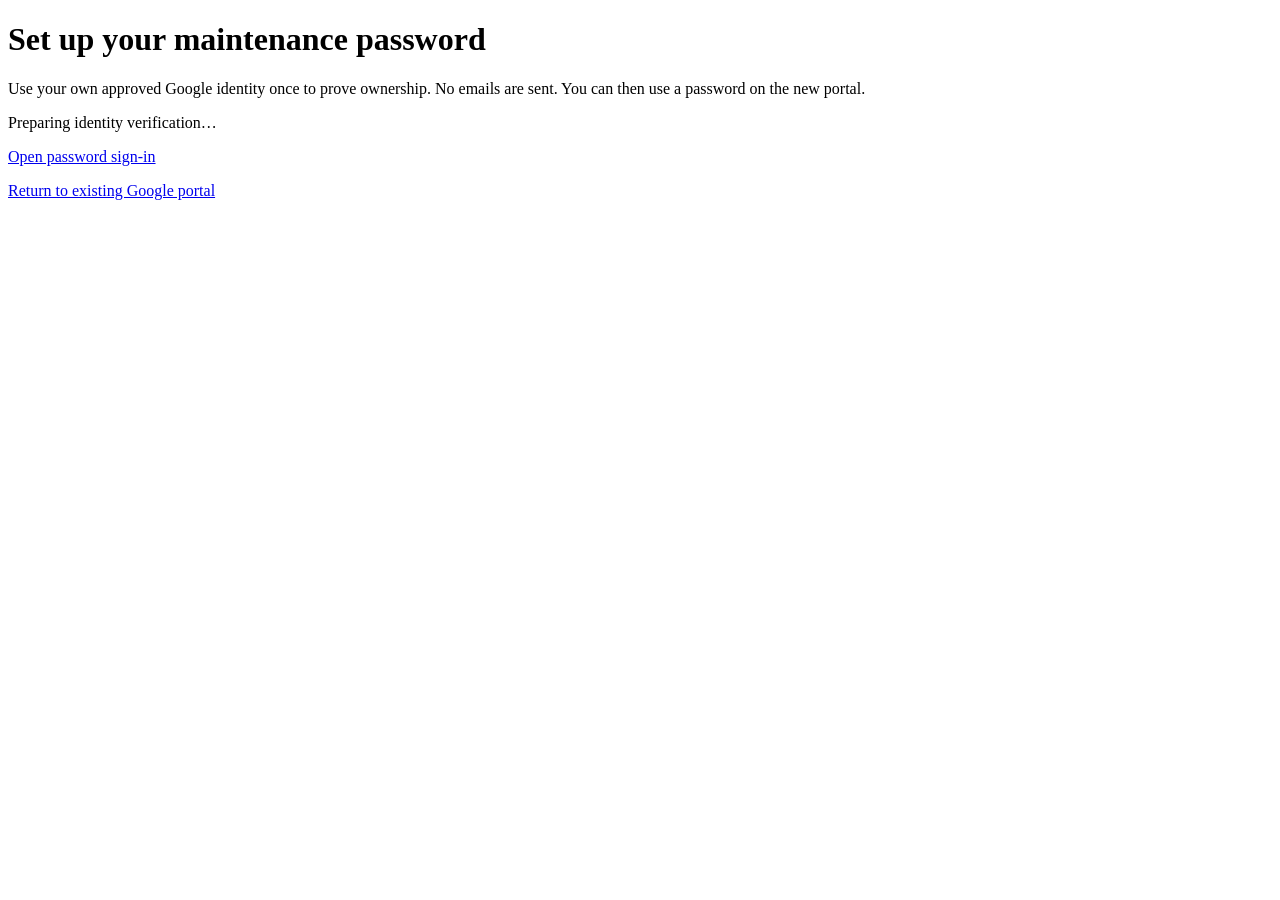
<file: account-setup.html>
<!doctype html>
<html lang="en"><head><meta charset="utf-8"><meta name="viewport" content="width=device-width,initial-scale=1"><meta name="referrer" content="no-referrer"><title>Set up your maintenance password</title>
<script src="https://accounts.google.com/gsi/client" async defer></script><script src="account-setup.js" defer></script></head>
<body><main><h1>Set up your maintenance password</h1><p>Use your own approved Google identity once to prove ownership. No emails are sent. You can then use a password on the new portal.</p>
<p id="setup-status" role="status">Preparing identity verification…</p><div id="setup-google"></div><button id="setup-retry" type="button" hidden>Restart identity check</button>
<form id="setup-form" hidden><p id="setup-identity"></p><label>New password (15–128 characters) <input id="setup-password" type="password" minlength="15" maxlength="128" autocomplete="new-password" required></label><label>Confirm password <input id="setup-confirm" type="password" minlength="15" maxlength="128" autocomplete="new-password" required></label><button id="setup-submit" type="submit">Enroll only my account</button></form>
<section id="setup-recovery" hidden><h2>Save your private recovery codes</h2><p>Store these in your password manager. They are shown once. Do not paste them into chat. Using one replaces all old codes and revokes your portal sessions.</p><pre id="setup-codes"></pre></section>
<p><a href="https://storybook-webhook.vercel.app/maintenance/" rel="noreferrer">Open password sign-in</a></p><p><a href="legacy-google.html" rel="noreferrer">Return to existing Google portal</a></p></main></body></html>
</file>
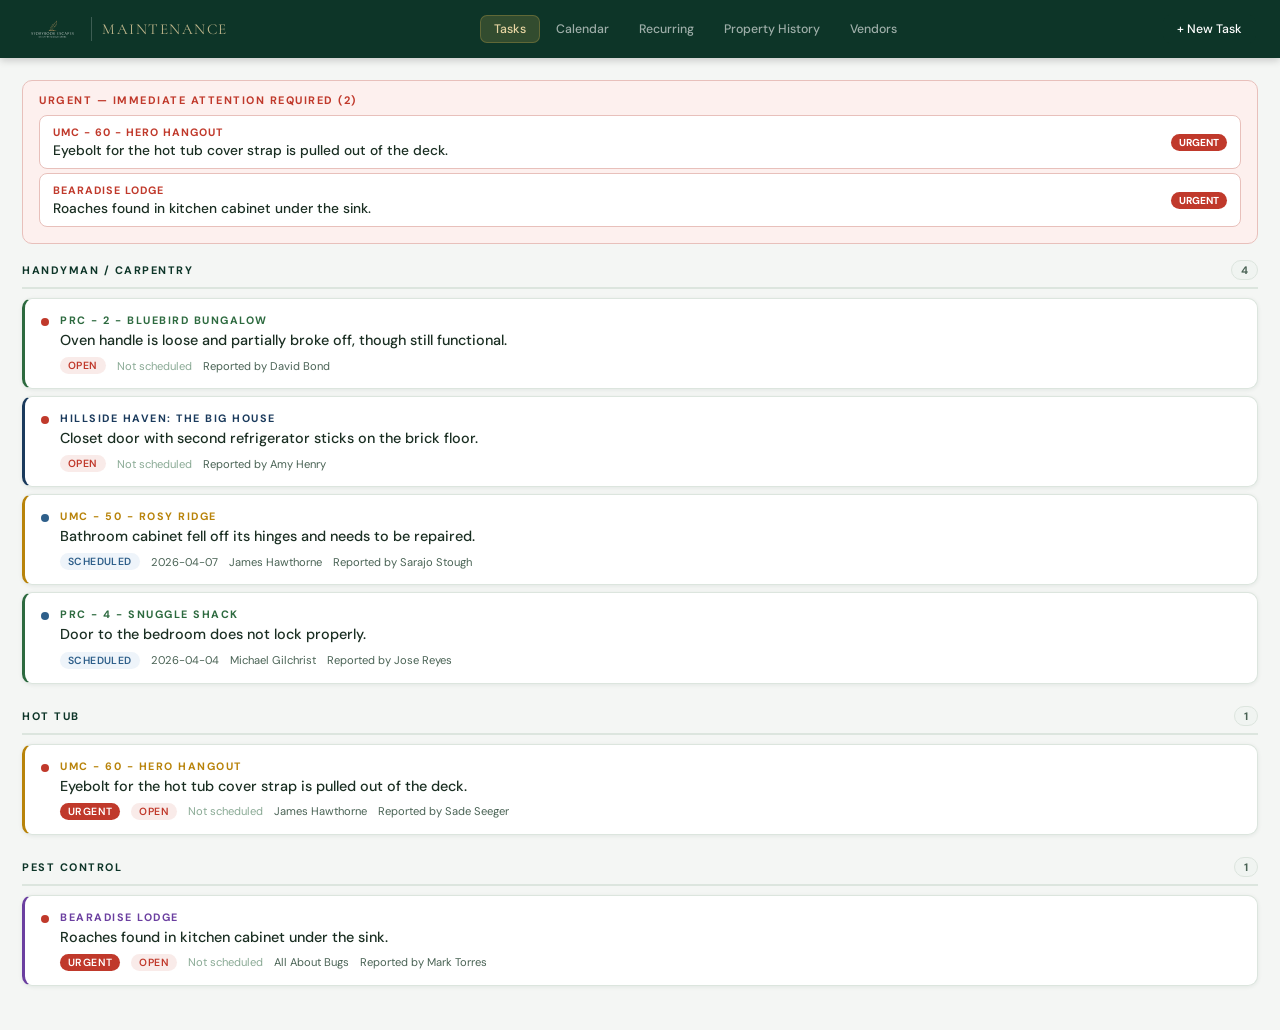
<file: storybook-maintenance_11.html>
<!DOCTYPE html>
<html lang="en">
<head>
<meta charset="UTF-8">
<meta name="viewport" content="width=device-width, initial-scale=1.0">
<title>Storybook Escapes — Maintenance</title>
<link href="https://fonts.googleapis.com/css2?family=Cormorant+Garamond:ital,wght@0,400;0,500;0,600;0,700;1,400&family=DM+Sans:wght@300;400;500;600&display=swap" rel="stylesheet">
<style>
:root {
  --green:#0d3528;--green-mid:#1a5240;--green-light:#e8f0ec;--green-pale:#f2f7f4;
  --gold:#c9a84c;--gold-light:#e8d5a3;--gold-pale:#fdf8ee;
  --white:#fff;--bg:#f4f6f4;--surface:#fff;--surface2:#f0f4f1;
  --border:#dce5de;--border-dark:#b8ccbf;
  --text:#1a2e22;--text2:#4a6355;--text3:#8aaa95;
  --red:#c0392b;--red-bg:#fdf0ee;--red-border:#e8c0bb;
  --radius:10px;--shadow:0 1px 4px rgba(13,53,40,.08);--shadow-md:0 4px 16px rgba(13,53,40,.12);
  --prc:#2d6a3f;--umc:#b8830a;--gatlinburg:#6b3fa0;--alpine:#c0392b;--sevierville:#2471a3;--hillside:#1a3a5c;
}
*{box-sizing:border-box;margin:0;padding:0}
body{font-family:'DM Sans',sans-serif;background:var(--bg);color:var(--text);min-height:100vh;font-size:14px}
#app{display:flex;flex-direction:column;min-height:100vh}
header{background:var(--green);padding:0 24px;height:58px;display:flex;align-items:center;justify-content:space-between;position:sticky;top:0;z-index:100;box-shadow:0 2px 8px rgba(0,0,0,.2);gap:16px}
.hbrand{display:flex;align-items:center;gap:10px;flex-shrink:0}
.hlogo{height:32px}
.hdiv{width:1px;height:24px;background:rgba(255,255,255,.2)}
.hsub{font-family:'Cormorant Garamond',serif;font-size:.95rem;color:rgba(232,213,163,.8);letter-spacing:1.5px;text-transform:uppercase;white-space:nowrap}
.hnav{display:flex;gap:2px;flex:1;justify-content:center}
.nav-btn{padding:5px 13px;border-radius:7px;font-size:.77rem;font-family:inherit;font-weight:500;cursor:pointer;border:1px solid transparent;background:transparent;color:rgba(255,255,255,.6);transition:all .15s;white-space:nowrap}
.nav-btn:hover{background:rgba(255,255,255,.1);color:#fff}
.nav-btn.active{background:rgba(201,168,76,.2);color:var(--gold-light);border-color:rgba(201,168,76,.3)}
.hactions{display:flex;gap:8px;flex-shrink:0}
.btn{padding:6px 13px;border-radius:8px;font-size:.77rem;font-family:inherit;font-weight:500;cursor:pointer;border:1px solid var(--border);background:var(--white);color:var(--text);transition:all .15s;box-shadow:var(--shadow);white-space:nowrap}
.btn:hover{border-color:var(--green);color:var(--green)}
.btn-g{background:var(--green);color:#fff;border-color:var(--green);box-shadow:none}
.btn-g:hover{background:var(--green-mid);color:#fff}
.btn-gold{background:var(--gold);color:#fff;border-color:var(--gold)}
.btn-red{background:transparent;color:var(--red);border-color:rgba(192,57,43,.3)}
.btn-red:hover{background:var(--red-bg);border-color:var(--red)}
main{flex:1;padding:22px;max-width:1440px;margin:0 auto;width:100%}
.view{display:none}.view.active{display:block}

/* URGENT */
.ub{background:var(--red-bg);border:1px solid var(--red-border);border-radius:var(--radius);padding:12px 16px;margin-bottom:16px}
.ub-title{font-size:.68rem;text-transform:uppercase;letter-spacing:1.5px;color:var(--red);font-weight:700;margin-bottom:8px}
.ui{display:flex;align-items:center;justify-content:space-between;background:#fff;border:1px solid var(--red-border);border-radius:8px;padding:9px 13px;cursor:pointer;margin-bottom:4px;transition:border-color .15s}
.ui:hover{border-color:var(--red)}
.ui-prop{font-size:.67rem;text-transform:uppercase;letter-spacing:1px;color:var(--red);font-weight:700;margin-bottom:2px}
.ui-prob{font-size:.86rem;font-weight:500}
.upill{background:var(--red);color:#fff;font-size:.63rem;font-weight:700;padding:2px 8px;border-radius:20px;text-transform:uppercase;flex-shrink:0}

/* STATS */
.stats{display:grid;grid-template-columns:repeat(5,1fr);gap:10px;margin-bottom:20px}
.sc{background:var(--white);border:1px solid var(--border);border-radius:var(--radius);padding:14px 16px;box-shadow:var(--shadow)}
.sn{font-family:'Cormorant Garamond',serif;font-size:2.1rem;color:var(--green);font-weight:600;line-height:1}
.sn.red{color:var(--red)}
.sl{font-size:.68rem;color:var(--text2);text-transform:uppercase;letter-spacing:1px;margin-top:3px}

/* FILTERS */
.filters{display:flex;gap:7px;margin-bottom:16px;flex-wrap:wrap;align-items:center}
.fb{padding:5px 13px;border-radius:20px;font-size:.76rem;font-family:inherit;cursor:pointer;border:1px solid var(--border);background:var(--white);color:var(--text2);transition:all .15s}
.fb.active{background:var(--green);color:#fff;border-color:var(--green)}
.fb:hover:not(.active){border-color:var(--green);color:var(--green)}
.fsearch{margin-left:auto;padding:5px 13px;border-radius:20px;border:1px solid var(--border);background:var(--white);color:var(--text);font-family:inherit;font-size:.76rem;width:190px}
.fsearch:focus{outline:none;border-color:var(--green)}

/* TASKS */
.task-list{display:flex;flex-direction:column;gap:7px}
.cat-section{margin-bottom:22px}
.cat-section-hdr{display:flex;align-items:center;justify-content:space-between;margin-bottom:9px;padding-bottom:7px;border-bottom:2px solid var(--border)}
.cat-section-title{font-size:.68rem;text-transform:uppercase;letter-spacing:1.5px;color:var(--green);font-weight:700}
.cat-section-count{font-size:.68rem;background:var(--surface2);color:var(--text2);border:1px solid var(--border);border-radius:20px;padding:2px 9px;font-weight:700;letter-spacing:.5px}
.tc{background:var(--white);border:1px solid var(--border);border-left-width:3px;border-radius:var(--radius);padding:14px 16px;cursor:pointer;transition:all .15s;box-shadow:var(--shadow)}
.tc:hover{box-shadow:var(--shadow-md)}
.tc.done{opacity:.5}
.tc-top{display:flex;align-items:flex-start;gap:11px}
.tdot{width:8px;height:8px;border-radius:50%;flex-shrink:0;margin-top:5px}
.tmain{flex:1}
.tprop{font-size:.67rem;text-transform:uppercase;letter-spacing:1.5px;font-weight:700;margin-bottom:3px}
.tprob{font-size:.9rem;font-weight:500;line-height:1.4}
.tmeta{display:flex;gap:11px;margin-top:7px;flex-wrap:wrap;align-items:center}
.tmi{font-size:.7rem;color:var(--text2)}
.badge{padding:2px 8px;border-radius:20px;font-size:.65rem;font-weight:600;text-transform:uppercase;letter-spacing:.4px}
.b-open{background:rgba(192,57,43,.1);color:var(--red)}
.b-scheduled{background:#eef4fa;color:#2e5f8a}
.b-in_progress{background:#fdf5e0;color:#b8830a}
.b-complete{background:#eaf4ee;color:#2e7d52}
.b-resolved_by_guest{background:var(--green-light);color:var(--green-mid)}
.b-urgent{background:var(--red);color:#fff}
.b-rec{background:var(--green-light);color:var(--green-mid)}
.dot-open{background:var(--red)}.dot-scheduled{background:#2e5f8a}.dot-in_progress{background:#b8830a}.dot-complete{background:#2e7d52}.dot-resolved_by_guest{background:var(--green-mid)}
.nb-prc{border-left-color:var(--prc)!important}.nb-umc{border-left-color:var(--umc)!important}.nb-gatlinburg{border-left-color:var(--gatlinburg)!important}.nb-alpine{border-left-color:var(--alpine)!important}.nb-sevierville{border-left-color:var(--sevierville)!important}.nb-hillside{border-left-color:var(--hillside)!important}
.pl-prc{color:var(--prc)!important}.pl-umc{color:var(--umc)!important}.pl-gatlinburg{color:var(--gatlinburg)!important}.pl-alpine{color:var(--alpine)!important}.pl-sevierville{color:var(--sevierville)!important}.pl-hillside{color:var(--hillside)!important}
@keyframes pulse{0%,100%{opacity:1;transform:scale(1)}50%{opacity:.6;transform:scale(1.3)}}
.udot{width:8px;height:8px;background:var(--red);border-radius:50%;animation:pulse 1.5s infinite;flex-shrink:0;margin-top:5px}

/* PROPERTY HISTORY */
.nb-section{margin-bottom:24px}
.nb-hdr{display:flex;align-items:center;gap:10px;margin-bottom:10px;padding-bottom:7px;border-bottom:2px solid}
.nb-hdr h3{font-family:'Cormorant Garamond',serif;font-size:1.15rem;font-weight:600}
.nb-sub{font-size:.7rem;color:var(--text2);text-transform:uppercase;letter-spacing:1px}
.nb-prc-h{border-color:var(--prc);color:var(--prc)}.nb-umc-h{border-color:var(--umc);color:var(--umc)}.nb-gatlinburg-h{border-color:var(--gatlinburg);color:var(--gatlinburg)}.nb-alpine-h{border-color:var(--alpine);color:var(--alpine)}.nb-sevierville-h{border-color:var(--sevierville);color:var(--sevierville)}.nb-hillside-h{border-color:var(--hillside);color:var(--hillside)}
.prop-grid{display:grid;grid-template-columns:repeat(auto-fill,minmax(210px,1fr));gap:7px}
.pc{background:var(--white);border:1px solid var(--border);border-left-width:3px;border-radius:var(--radius);padding:11px 13px;cursor:pointer;transition:all .15s;box-shadow:var(--shadow);position:relative}
.pc:hover{box-shadow:var(--shadow-md)}
.pc.sel{box-shadow:var(--shadow-md);opacity:1!important}
.pc.noi{opacity:.38}
.pc.noi:hover{opacity:.7}
.pc-name{font-weight:600;font-size:.82rem;margin-bottom:4px;line-height:1.3}
.pc-stats{display:flex;gap:10px}
.pcs{font-size:.7rem;color:var(--text2)}.pcs strong{font-weight:700}.pcs.ho strong{color:var(--red)}
.upip{position:absolute;top:7px;right:7px;width:7px;height:7px;background:var(--red);border-radius:50%;animation:pulse 1.5s infinite}
.hist-hdr{display:flex;justify-content:space-between;align-items:flex-start;margin-bottom:13px;flex-wrap:wrap;gap:10px;margin-top:22px;padding-top:18px;border-top:1px solid var(--border)}
.hist-name{font-family:'Cormorant Garamond',serif;font-size:1.4rem;font-weight:600}
.hist-addr{font-size:.75rem;color:var(--text2);margin-top:2px}
.cat-breakdown{display:flex;gap:7px;flex-wrap:wrap;margin-bottom:13px}
.cbox{background:var(--white);border:1px solid var(--border);border-radius:8px;padding:9px 12px;text-align:center;min-width:70px;box-shadow:var(--shadow)}
.cbox .cn{font-family:'Cormorant Garamond',serif;font-size:1.5rem;font-weight:600}
.cbox .cl{font-size:.63rem;color:var(--text2);text-transform:uppercase;letter-spacing:.5px;margin-top:1px}
.cat-chips{display:flex;gap:6px;flex-wrap:wrap;margin-bottom:11px}
.chip{padding:3px 10px;border-radius:20px;font-size:.71rem;font-family:inherit;cursor:pointer;border:1px solid var(--border);background:var(--white);color:var(--text2);transition:all .15s}
.chip.active{background:var(--green);color:#fff;border-color:var(--green)}
.hist-list{display:flex;flex-direction:column;gap:6px}
.hi{background:var(--white);border:1px solid var(--border);border-radius:8px;padding:11px 14px;cursor:pointer;transition:border-color .15s;box-shadow:var(--shadow)}
.hi:hover{border-color:var(--green)}
.hi-top{display:flex;align-items:flex-start;justify-content:space-between;gap:10px}
.hi-prob{font-size:.85rem;font-weight:500;flex:1;line-height:1.4}
.hi-meta{display:flex;gap:10px;margin-top:6px;flex-wrap:wrap}
.hi-meta span{font-size:.68rem;color:var(--text2)}
.noprop{text-align:center;padding:50px 20px;color:var(--text3);font-family:'Cormorant Garamond',serif;font-style:italic;font-size:1.05rem}

/* CALENDAR */
.cal-hdr{display:flex;justify-content:space-between;align-items:center;margin-bottom:16px;flex-wrap:wrap;gap:10px}
.cal-title{font-family:'Cormorant Garamond',serif;font-size:1.5rem;color:var(--green);font-weight:600}
.cal-nav{display:flex;gap:5px;align-items:center}
.cal-nav button{padding:5px 11px;border-radius:7px;border:1px solid var(--border);background:var(--white);color:var(--text);font-family:inherit;font-size:.76rem;cursor:pointer}
.cal-nav button:hover{border-color:var(--green);color:var(--green)}
.cal-modes{display:flex;border:1px solid var(--border);border-radius:8px;overflow:hidden}
.cal-mode{padding:5px 13px;border:none;background:var(--white);color:var(--text2);font-family:inherit;font-size:.76rem;cursor:pointer}
.cal-mode.active{background:var(--green);color:#fff}
.cal-legend{display:flex;gap:12px;margin-bottom:12px;flex-wrap:wrap}
.cli{display:flex;align-items:center;gap:5px;font-size:.71rem;color:var(--text2)}
.cld{width:10px;height:10px;border-radius:2px;flex-shrink:0}
.cal-grid{border:1px solid var(--border);border-radius:var(--radius);overflow:hidden;background:var(--white);box-shadow:var(--shadow)}
.cal-head{display:grid;grid-template-columns:repeat(7,1fr);background:var(--green)}
.cal-head-cell{padding:9px 6px;text-align:center;font-size:.67rem;text-transform:uppercase;letter-spacing:1.5px;color:rgba(255,255,255,.7);font-weight:600}
.cal-body{display:grid;grid-template-columns:repeat(7,1fr)}
.cal-cell{border-right:1px solid var(--border);border-bottom:1px solid var(--border);min-height:95px;padding:5px}
.cal-cell:nth-child(7n){border-right:none}
.cal-cell.om{background:var(--surface2)}
.cal-cell.td{background:var(--gold-pale)}
.cdn{font-size:.73rem;font-weight:600;color:var(--text2);margin-bottom:3px;width:20px;height:20px;display:flex;align-items:center;justify-content:center}
.cdn.today{background:var(--gold);color:#fff;border-radius:50%;font-weight:700}
.ce{border-radius:3px;padding:2px 5px;font-size:.64rem;font-weight:500;margin-bottom:2px;cursor:pointer;line-height:1.4;white-space:nowrap;overflow:hidden;text-overflow:ellipsis;color:#fff}
.ce.urg{outline:2px solid var(--red);outline-offset:0}
.ce.rec{border:1px dashed rgba(255,255,255,.6);opacity:.88}
.ce.sug{background:var(--border);color:var(--text3);border:1px dashed var(--border-dark);outline:none}
.ce-prc{background:var(--prc)}.ce-umc{background:var(--umc)}.ce-gatlinburg{background:var(--gatlinburg)}.ce-alpine{background:var(--alpine)}.ce-sevierville{background:var(--sevierville)}.ce-hillside{background:var(--hillside)}.ce-other{background:#6b7c6e}
.wk-grid{border:1px solid var(--border);border-radius:var(--radius);overflow:hidden;background:var(--white);box-shadow:var(--shadow)}
.wk-hrow{display:grid;grid-template-columns:50px repeat(7,1fr);background:var(--green)}
.wk-corner{border-right:1px solid rgba(255,255,255,.1)}
.wk-hcell{padding:8px 6px;text-align:center;border-left:1px solid rgba(255,255,255,.1)}
.wk-hcell .wd{font-size:.64rem;text-transform:uppercase;letter-spacing:1px;color:rgba(255,255,255,.6)}
.wk-hcell .wdt{font-size:1rem;font-family:'Cormorant Garamond',serif;color:#fff;font-weight:600}
.wk-hcell.tdc .wdt{color:var(--gold-light)}
.wk-brow{display:grid;grid-template-columns:50px repeat(7,1fr);border-top:1px solid var(--border)}
.wk-lbl{padding:7px 5px;font-size:.63rem;color:var(--text3);text-align:right;border-right:1px solid var(--border)}
.wk-day{border-left:1px solid var(--border);padding:5px;min-height:80px}
.wk-sug{grid-column:1/-1;background:var(--surface2);border-top:1px solid var(--border);padding:9px 12px}
.wk-sug-t{font-size:.64rem;text-transform:uppercase;letter-spacing:1.2px;color:var(--text3);font-weight:700;margin-bottom:6px}
.wk-sug-items{display:flex;gap:7px;flex-wrap:wrap}
.de{border-radius:5px;padding:5px 7px;font-size:.71rem;margin-bottom:4px;cursor:pointer;color:#fff;border-left:3px solid rgba(0,0,0,.2)}
.de.urg{outline:2px solid var(--red)}
.de.rec{border-left-style:dashed}
.de-prop{font-size:.61rem;opacity:.85;margin-bottom:1px;text-transform:uppercase;letter-spacing:.4px}
.de-title{font-weight:500;line-height:1.3}
.de-prc{background:var(--prc)}.de-umc{background:var(--umc)}.de-gatlinburg{background:var(--gatlinburg)}.de-alpine{background:var(--alpine)}.de-sevierville{background:var(--sevierville)}.de-hillside{background:var(--hillside)}.de-other{background:#6b7c6e}

/* RECURRING */
.rec-sec{margin-bottom:20px}
.rec-sec h3{font-family:'Cormorant Garamond',serif;font-size:1.15rem;color:var(--green);font-weight:600;margin-bottom:9px;padding-bottom:6px;border-bottom:1px solid var(--border)}
.rec-list{display:flex;flex-direction:column;gap:7px}
.rc{background:var(--white);border:1px solid var(--border);border-radius:var(--radius);padding:13px 15px;box-shadow:var(--shadow);display:flex;align-items:flex-start;justify-content:space-between;gap:12px}
.rc-left{flex:1}
.rc-name{font-weight:600;font-size:.87rem;margin-bottom:2px}
.rc-meta{font-size:.72rem;color:var(--text2)}
.freq-b{font-size:.66rem;background:var(--gold-pale);color:#b8830a;border:1px solid var(--gold-light);border-radius:20px;padding:2px 9px;font-weight:600;text-transform:uppercase;letter-spacing:.4px}
.rc-next{font-size:.69rem;color:var(--text2);margin-top:3px}
.rc-actions{display:flex;flex-direction:column;gap:6px;align-items:flex-end;flex-shrink:0}

/* VENDORS */
.vs{margin-bottom:20px}
.vs-hdr{display:flex;align-items:center;justify-content:space-between;margin-bottom:8px;padding-bottom:6px;border-bottom:1px solid var(--border)}
.vs-hdr h3{font-family:'Cormorant Garamond',serif;font-size:1.12rem;color:var(--green);font-weight:600}
.vc-list{display:flex;flex-direction:column;gap:6px}
.vc{background:var(--surface2);border:1px solid var(--border);border-radius:8px;padding:11px 13px}
.vc-top{display:flex;align-items:flex-start;justify-content:space-between;gap:10px}
.vc-info{flex:1}
.vc-name{font-weight:600;font-size:.87rem;margin-bottom:2px}
.vc-role{font-size:.67rem;color:var(--gold);text-transform:uppercase;letter-spacing:.5px;font-weight:600;margin-bottom:4px}
.vc-contact{display:flex;gap:10px;flex-wrap:wrap;align-items:center;margin-top:3px}
.vc-phone{font-size:.77rem;color:var(--text2)}
.vc-email{font-size:.77rem;color:#2e5f8a}
.vc-note{font-size:.73rem;color:var(--text2);margin-top:4px;line-height:1.5}
.vc-actions{display:flex;gap:6px;align-items:flex-start;flex-shrink:0}
.add-email{font-size:.71rem;color:var(--gold);cursor:pointer;text-decoration:underline;margin-top:3px;display:inline-block}
.email-form{display:flex;gap:6px;margin-top:5px;align-items:center}
.email-form input{padding:5px 9px;border-radius:6px;border:1px solid var(--border);font-family:inherit;font-size:.77rem;background:#fff;color:var(--text);flex:1}
.email-form input:focus{outline:none;border-color:var(--gold)}

/* MODAL */
.mo{display:none;position:fixed;inset:0;background:rgba(13,53,40,.5);z-index:200;align-items:flex-start;justify-content:center;padding:20px;overflow-y:auto}
.mo.open{display:flex}
.modal{background:var(--white);border:1px solid var(--border);border-radius:14px;width:100%;max-width:700px;margin:auto;padding:28px;box-shadow:var(--shadow-md)}
.mhdr{display:flex;justify-content:space-between;align-items:flex-start;margin-bottom:20px}
.mtitle{font-family:'Cormorant Garamond',serif;font-size:1.6rem;color:var(--green);font-weight:600}
.mclose{background:none;border:none;color:var(--text2);cursor:pointer;font-size:1.2rem;padding:4px;line-height:1}
.mclose:hover{color:var(--text)}
.fg{display:grid;grid-template-columns:1fr 1fr;gap:13px}
.fgr{display:flex;flex-direction:column;gap:5px}
.fgr.full{grid-column:1/-1}
label{font-size:.68rem;text-transform:uppercase;letter-spacing:1px;color:var(--text2);font-weight:600}
input,select,textarea{padding:9px 12px;background:var(--surface2);border:1px solid var(--border);border-radius:7px;color:var(--text);font-family:inherit;font-size:.86rem}
input:focus,select:focus,textarea:focus{outline:none;border-color:var(--green);background:#fff}
select option{background:#fff}
textarea{resize:vertical;min-height:76px}
.utog{display:flex;align-items:center;gap:10px;padding:10px 13px;background:var(--red-bg);border:1px solid var(--red-border);border-radius:8px;cursor:pointer;margin-bottom:14px}
.utog input[type=checkbox]{width:15px;height:15px;accent-color:var(--red);cursor:pointer}
.utog label{font-size:.8rem;color:var(--red);font-weight:600;text-transform:none;letter-spacing:0;cursor:pointer;margin:0}
.stitle{font-size:.67rem;text-transform:uppercase;letter-spacing:2px;color:var(--text3);font-weight:700;margin:18px 0 10px;padding-bottom:6px;border-bottom:1px solid var(--border)}

/* VENDOR SUGGEST */
.vsc{background:var(--surface2);border:1px solid var(--border);border-radius:var(--radius);padding:12px 14px;margin-bottom:7px}
.vsn{font-weight:600;font-size:.86rem;margin-bottom:2px}
.vsr{font-size:.68rem;color:var(--gold);text-transform:uppercase;letter-spacing:.4px;font-weight:600;margin-bottom:5px}
.vsp{font-size:.75rem;color:var(--text2);margin-bottom:7px}

/* DATE PICKER */
.dp-wrap{position:relative}
.dp-trigger{width:100%;padding:9px 12px;background:var(--surface2);border:1px solid var(--border);border-radius:7px;color:var(--text);font-family:inherit;font-size:.86rem;cursor:pointer;text-align:left;display:flex;justify-content:space-between;align-items:center}
.dp-trigger:hover{border-color:var(--green)}
.dp-trigger.has-val{background:#fff;border-color:var(--green)}
.dp-ph{color:var(--text3)}
.dp-popup{position:absolute;top:calc(100% + 4px);left:0;z-index:300;background:var(--white);border:1px solid var(--border);border-radius:12px;box-shadow:var(--shadow-md);width:440px;padding:16px}
.dp-phdr{display:flex;justify-content:space-between;align-items:center;margin-bottom:10px}
.dp-ptitle{font-family:'Cormorant Garamond',serif;font-size:1.1rem;color:var(--green);font-weight:600}
.dp-pnav{display:flex;gap:4px}
.dp-pnav button{padding:4px 9px;border-radius:6px;border:1px solid var(--border);background:var(--white);color:var(--text);font-family:inherit;font-size:.75rem;cursor:pointer}
.dp-pnav button:hover{border-color:var(--green);color:var(--green)}
.dp-cal-wrap{border:1px solid var(--border);border-radius:8px;overflow:hidden}
.dp-dow-row{display:grid;grid-template-columns:repeat(7,1fr);background:var(--surface2)}
.dp-dow{text-align:left;font-size:.6rem;text-transform:uppercase;color:var(--text3);padding:5px 0 5px 5px;font-weight:600;border-right:1px solid var(--border)}
.dp-dow:last-child{border-right:none}
.dp-week-row{display:grid;grid-template-columns:repeat(7,1fr);position:relative;border-top:1px solid var(--border)}
/* Available cells get the diagonal hatch — matches Hospitable */
.dp-cell{position:relative;min-height:56px;border-right:1px solid var(--border);padding:4px 0 0 5px;cursor:pointer;background-image:repeating-linear-gradient(135deg,transparent,transparent 6px,rgba(0,0,0,.04) 6px,rgba(0,0,0,.04) 7px);background-color:#fff}
.dp-cell:last-child{border-right:none}
.dp-cell.dp-other{background-color:var(--surface2);background-image:none;cursor:default}
.dp-cell.dp-today-cell{background-color:var(--gold-pale)}
.dp-cell.dp-booked-bg{background-color:#fff;background-image:none} /* no hatch when booked — bar covers it */
.dp-cell:not(.dp-other):hover{background-color:var(--green-pale)}
.dp-cell.dp-other:hover{background-color:var(--surface2)}
.dp-dn{font-size:.73rem;font-weight:700;color:var(--text);line-height:1;position:relative;z-index:2}
.dp-dn.dp-today-num{color:var(--gold)}
.dp-cell.dp-selected{box-shadow:inset 0 0 0 2px var(--green);z-index:2}
/* In-house warning banner */
.dp-warn{background:#fff8e8;border:1px solid var(--gold-light);border-radius:8px;padding:10px 13px;margin-top:10px;font-size:.78rem;color:#7a5c00;display:none}
.dp-warn.show{display:block}
.dp-warn strong{color:#b8830a}
.dp-warn-btns{display:flex;gap:7px;margin-top:8px}
/* Reservation bars — rendered as SVG so we get pixel-perfect diagonal ends */
.dp-bars{position:absolute;top:0;left:0;right:0;bottom:0;pointer-events:none;overflow:hidden}
.dp-bars svg{pointer-events:none}
.dp-bars svg *{pointer-events:none}
.dp-leg{display:flex;gap:12px;margin-top:10px;flex-wrap:wrap}
.dp-li{display:flex;align-items:center;gap:5px;font-size:.67rem;color:var(--text2)}
.dp-ld{width:12px;height:10px;border-radius:2px}
.dp-load{text-align:center;padding:20px;color:var(--text3);font-size:.82rem}
.dp-noprop{text-align:center;padding:20px;color:var(--text3);font-size:.82rem;font-style:italic}
@media(max-width:768px){.dp-popup{width:calc(100vw - 40px)}}

/* COMBINE */
.combine{background:#fff8e8;border:1px solid var(--gold-light);border-radius:8px;padding:11px 13px;margin-top:11px;display:flex;align-items:center;justify-content:space-between;gap:10px;flex-wrap:wrap}
.combine-txt{font-size:.81rem;color:var(--text);flex:1}
.combine-txt strong{color:#b8830a}
.combine-btns{display:flex;gap:6px}

/* SMS */
.sms-box{background:#f0f5f8;border:1px solid #c8dce8;border-radius:8px;padding:12px;margin-top:8px}
.sms-lbl{font-size:.66rem;text-transform:uppercase;letter-spacing:1px;color:#2e5f8a;margin-bottom:7px;font-weight:700}
.sms-bub{background:#fff;border-radius:7px;padding:9px 11px;font-size:.77rem;line-height:1.6;color:var(--text);white-space:pre-wrap;word-break:break-word;border:1px solid #d8e8f0}
.sms-edit{width:100%;background:#fff;border-radius:7px;padding:9px 11px;font-size:.77rem;line-height:1.6;color:var(--text);border:1px solid #d8e8f0;font-family:inherit;resize:vertical;min-height:160px}
.sms-edit:focus{outline:none;border-color:#2e5f8a}
.sms-acts{display:flex;gap:6px;margin-top:7px}
.sms-btn{padding:5px 11px;border-radius:6px;font-size:.74rem;font-family:inherit;font-weight:600;cursor:pointer;border:none;text-decoration:none;display:inline-block}
.sms-send{background:#2e5f8a;color:#fff}
.sms-copy{background:#fff;color:var(--text2);border:1px solid var(--border);cursor:pointer}

/* NOTES */
.notes{display:flex;flex-direction:column;gap:6px;margin-bottom:9px}
.note{background:var(--surface2);border-radius:7px;padding:8px 12px;font-size:.79rem;line-height:1.5}
.note-meta{font-size:.66rem;color:var(--text3);margin-bottom:3px}
.note.admin .note-meta{color:var(--green-mid);font-weight:600}
.note.vendor .note-meta{color:#2e5f8a;font-weight:600}
.note-row{display:flex;gap:6px}
.note-row input{flex:1}

/* MINI CAL */
.mini-strip{display:flex;gap:4px;overflow-x:auto;padding:3px 0 8px}
.mcd{flex-shrink:0;width:40px;text-align:center;padding:6px 3px;border-radius:7px;border:1px solid var(--border);font-size:.66rem}
.mcd .dow{color:var(--text3);text-transform:uppercase;font-size:.56rem;margin-bottom:2px}
.mcd .dom{font-weight:600;font-size:.83rem}
.mcd.booked{background:rgba(192,57,43,.07);border-color:rgba(192,57,43,.25)}
.mcd.booked .dow{color:var(--red)}
.mcd.checkout{background:var(--gold-pale);border-color:var(--gold-light)}
.mcd.available{background:var(--green-pale);border-color:rgba(46,125,82,.18)}
.mini-leg{display:flex;gap:12px;margin-bottom:7px}
.mli{display:flex;align-items:center;gap:4px;font-size:.68rem;color:var(--text2)}
.mld{width:7px;height:7px;border-radius:2px}

.empty{text-align:center;padding:60px 20px;color:var(--text3);font-family:'Cormorant Garamond',serif;font-style:italic;font-size:1.05rem}
.toast{position:fixed;bottom:22px;right:22px;background:var(--green);color:#fff;border-radius:var(--radius);padding:10px 16px;font-size:.82rem;z-index:999;transform:translateY(80px);opacity:0;transition:all .3s;pointer-events:none;box-shadow:var(--shadow-md)}
.toast.show{transform:translateY(0);opacity:1}
.toast.err{background:var(--red)}

@media(max-width:768px){
  .stats{grid-template-columns:repeat(3,1fr)}
  .fg{grid-template-columns:1fr}
  .fgr.full{grid-column:1}
  main{padding:12px}
  .hnav{display:none}
  .hsub{display:none}
  .dp-popup{width:280px}
}
</style>
</head>
<body>
<div id="app">
  <header>
    <div class="hbrand">
      <img src="[data-uri]" class="hlogo" alt="Storybook Escapes">
      <div class="hdiv"></div>
      <span class="hsub">Maintenance</span>
    </div>
    <div class="hnav">
      <button class="nav-btn active" onclick="switchView('tasks',this)">Tasks</button>
      <button class="nav-btn" onclick="switchView('calendar',this)">Calendar</button>
      <button class="nav-btn" onclick="switchView('recurring',this)">Recurring</button>
      <button class="nav-btn" onclick="switchView('history',this)">Property History</button>
      <button class="nav-btn" onclick="switchView('vendors',this)">Vendors</button>
    </div>
    <div class="hactions">
      <button class="btn btn-g" onclick="openAddTask()">+ New Task</button>
    </div>
  </header>
  <main>
    <div class="view active" id="view-tasks">
      <div id="ub-wrap"></div>
      <input type="hidden" id="search-input" value="">
      <div id="task-list"></div>
    </div>

    <div class="view" id="view-calendar">
      <div class="cal-hdr">
        <div class="cal-title" id="cal-title"></div>
        <div style="display:flex;gap:10px;align-items:center;flex-wrap:wrap">
          <div class="cal-nav">
            <button onclick="calPrev()">&larr;</button>
            <button onclick="calToday()" style="font-weight:600">Today</button>
            <button onclick="calNext()">&rarr;</button>
          </div>
          <div class="cal-modes">
            <button class="cal-mode active" onclick="setCalMode('month',this)">Month</button>
            <button class="cal-mode" onclick="setCalMode('week',this)">Week</button>
          </div>
        </div>
      </div>
      <div class="cal-legend" id="cal-legend"></div>
      <div id="cal-container"></div>
    </div>

    <div class="view" id="view-recurring">
      <div style="display:flex;justify-content:space-between;align-items:center;margin-bottom:18px">
        <h2 style="font-family:'Cormorant Garamond',serif;font-size:1.5rem;color:var(--green);font-weight:600">Recurring Tasks</h2>
        <button class="btn btn-g" onclick="openAddRecurring()">+ Add Recurring Task</button>
      </div>
      <div id="rec-container"></div>
    </div>

    <div class="view" id="view-history">
      <div id="hist-neighborhoods"></div>
      <div id="hist-detail"><div class="noprop">Select a property above to view its maintenance history.</div></div>
    </div>

    <div class="view" id="view-vendors">
      <div style="display:flex;justify-content:space-between;align-items:center;margin-bottom:18px">
        <h2 style="font-family:'Cormorant Garamond',serif;font-size:1.5rem;color:var(--green);font-weight:600">Vendor Directory</h2>
        <button class="btn btn-g" onclick="openAddVendor()">+ Add Vendor</button>
      </div>
      <div id="vendor-dir"></div>
    </div>
  </main>
</div>

<!-- TASK MODAL -->
<div class="mo" id="task-modal">
  <div class="modal">
    <div class="mhdr">
      <div class="mtitle" id="task-modal-title">New Task</div>
      <button class="mclose" onclick="closeModal('task-modal')">&#x2715;</button>
    </div>
    <div class="utog" onclick="toggleUrgent()">
      <input type="checkbox" id="f-urgent" onclick="event.stopPropagation()">
      <label for="f-urgent">Mark as Urgent — requires same-day or immediate response</label>
    </div>
    <div class="fg">
      <div class="fgr">
        <label>Property</label>
        <select id="f-property" onchange="onPropChange()"></select>
      </div>
      <div class="fgr">
        <label>Reported By (Guest)</label>
        <input type="text" id="f-guest" placeholder="Guest name">
      </div>
      <div class="fgr full">
        <label>Problem Description</label>
        <textarea id="f-problem" rows="3" placeholder="Describe the issue..."></textarea>
      </div>
      <div class="fgr">
        <label>Category</label>
        <select id="f-category" onchange="onCatChange()">
          <option value="">Select category</option>
          <option value="cleaning">Cleaning / Light Handyman</option>
          <option value="handyman">Handyman / Carpentry</option>
          <option value="plumbing">Plumbing</option>
          <option value="hvac">HVAC</option>
          <option value="electrical">Electrical</option>
          <option value="pest">Pest Control</option>
          <option value="landscaping">Landscaping</option>
          <option value="hot_tub">Hot Tub</option>
          <option value="pool">Pool</option>
          <option value="arcade">Arcade / Billiards</option>
          <option value="septic">Septic</option>
          <option value="water">Water Filtration</option>
          <option value="bed_bugs">Bed Bugs</option>
          <option value="other">Other</option>
        </select>
      </div>
      <div class="fgr">
        <label>Status</label>
        <select id="f-status">
          <option value="open">Open</option>
          <option value="scheduled">Scheduled</option>
          <option value="in_progress">In Progress</option>
          <option value="complete">Complete</option>
          <option value="resolved_by_guest">Resolved by Guest</option>
        </select>
      </div>
      <div class="fgr full">
        <label>Scheduled Fix Date</label>
        <div class="dp-wrap" id="f-dp-wrap">
          <button type="button" class="dp-trigger" id="f-dp-btn" onclick="toggleDP('f')">
            <span id="f-dp-display" class="dp-ph">Select a date...</span>
            <span style="color:var(--text3);font-size:.8rem">&#x25BC;</span>
          </button>
          <div class="dp-popup" id="f-dp-popup" style="display:none"></div>
        </div>
        <input type="hidden" id="f-date">
      </div>
      <div class="fgr full" id="f-vendor-suggest"></div>
      <div class="fgr full">
        <label>Assigned Vendor</label>
        <input type="text" id="f-vendor" placeholder="Vendor name">
      </div>
      <div class="fgr full">
        <label>Internal Notes</label>
        <textarea id="f-notes" rows="2" placeholder="Notes for your team..."></textarea>
      </div>
    </div>
    <div style="display:flex;gap:9px;margin-top:20px;justify-content:flex-end">
      <button class="btn" onclick="closeModal('task-modal')">Cancel</button>
      <button class="btn btn-g" onclick="saveTask()">Save Task</button>
    </div>
  </div>
</div>

<!-- DETAIL MODAL -->
<div class="mo" id="detail-modal">
  <div class="modal">
    <div class="mhdr">
      <div>
        <div id="d-prop" style="font-size:.67rem;text-transform:uppercase;letter-spacing:1.5px;font-weight:700;margin-bottom:4px"></div>
        <div class="mtitle" id="d-title"></div>
      </div>
      <button class="mclose" onclick="closeModal('detail-modal')">&#x2715;</button>
    </div>
    <div id="d-badges" style="display:flex;gap:7px;margin-bottom:16px;flex-wrap:wrap;align-items:center"></div>
    <div id="d-combine"></div>
    <div class="fg">
      <div class="fgr">
        <label>Status</label>
        <select id="d-status" onchange="updateField('status',this.value)">
          <option value="open">Open</option>
          <option value="scheduled">Scheduled</option>
          <option value="in_progress">In Progress</option>
          <option value="complete">Complete</option>
          <option value="resolved_by_guest">Resolved by Guest</option>
        </select>
      </div>
      <div class="fgr">
        <label>Scheduled Fix Date</label>
        <div class="dp-wrap">
          <button type="button" class="dp-trigger" id="d-dp-btn" onclick="toggleDP('d')">
            <span id="d-dp-display" class="dp-ph">Select a date...</span>
            <span style="color:var(--text3);font-size:.8rem">&#x25BC;</span>
          </button>
          <div class="dp-popup" id="d-dp-popup" style="display:none"></div>
        </div>
        <input type="hidden" id="d-date">
      </div>
      <div class="fgr full">
        <label>Assigned Vendor</label>
        <input type="text" id="d-vendor" onchange="updateField('vendor',this.value)" placeholder="Vendor name">
      </div>
    </div>
    <div id="d-next-co" style="font-size:.72rem;color:var(--text2);margin:4px 0 8px"></div>
    <div class="stitle">Suggested Vendors</div>
    <div id="d-vendors"></div>
    <div class="stitle">Notes</div>
    <div class="notes" id="d-notes"></div>
    <div class="note-row">
      <input type="text" id="d-note-input" placeholder="Add an internal note..." onkeydown="if(event.key==='Enter')addNote('admin')">
      <button class="btn btn-g" onclick="addNote('admin')">Add</button>
    </div>
    <div class="stitle">Vendor Completion Notes</div>
    <textarea id="d-vnotes" rows="3" placeholder="Vendor fills this out after completing work..." onchange="updateField('vendorNotes',this.value)"></textarea>
    <div style="display:flex;gap:9px;margin-top:20px;justify-content:space-between;align-items:center;flex-wrap:wrap">
      <button class="btn btn-red" onclick="deleteTask()">Delete Task</button>
      <div style="display:flex;gap:7px">
        <button class="btn" onclick="closeModal('detail-modal')">Close</button>
        <button class="btn btn-g" onclick="markComplete()" id="complete-btn">Mark Complete</button>
      </div>
    </div>
  </div>
</div>

<!-- RECURRING MODAL -->
<div class="mo" id="rec-modal">
  <div class="modal">
    <div class="mhdr">
      <div class="mtitle">New Recurring Task</div>
      <button class="mclose" onclick="closeModal('rec-modal')">&#x2715;</button>
    </div>
    <div class="fg">
      <div class="fgr full"><label>Task Name</label><input type="text" id="r-name" placeholder="e.g. HVAC Filter Replacement"></div>
      <div class="fgr full"><label>Properties (hold Ctrl/Cmd for multiple)</label><select id="r-props" multiple style="min-height:90px"></select></div>
      <div class="fgr"><label>Category</label>
        <select id="r-cat"><option value="hvac">HVAC</option><option value="water">Water Filtration</option><option value="septic">Septic</option><option value="electrical">Electrical</option><option value="handyman">Handyman</option><option value="cleaning">Cleaning</option><option value="bed_bugs">Bed Bugs</option><option value="other">Other</option></select>
      </div>
      <div class="fgr"><label>Frequency</label>
        <select id="r-freq"><option value="monthly">Monthly</option><option value="quarterly">Quarterly</option><option value="biannual">Twice a Year</option><option value="annual">Annual</option><option value="biennial">Every 2 Years</option></select>
      </div>
      <div class="fgr"><label>Next Due Date</label><input type="date" id="r-next"></div>
      <div class="fgr"><label>Default Vendor</label><input type="text" id="r-vendor" placeholder="Vendor name"></div>
      <div class="fgr full"><label>Notes</label><textarea id="r-notes" rows="2" placeholder="Additional instructions..."></textarea></div>
    </div>
    <div style="display:flex;gap:9px;margin-top:20px;justify-content:flex-end">
      <button class="btn" onclick="closeModal('rec-modal')">Cancel</button>
      <button class="btn btn-g" onclick="saveRecurring()">Save</button>
    </div>
  </div>
</div>

<!-- VENDOR MODAL -->
<div class="mo" id="vendor-modal">
  <div class="modal">
    <div class="mhdr">
      <div class="mtitle" id="vendor-modal-title">Add Vendor</div>
      <button class="mclose" onclick="closeModal('vendor-modal')">&#x2715;</button>
    </div>
    <div class="fg">
      <div class="fgr"><label>Name</label><input type="text" id="v-name" placeholder="Vendor or company name"></div>
      <div class="fgr"><label>Role / Title</label><input type="text" id="v-role" placeholder="e.g. Plumber — Primary"></div>
      <div class="fgr"><label>Phone</label><input type="text" id="v-phone" placeholder="(000) 000-0000"></div>
      <div class="fgr"><label>Email</label><input type="email" id="v-email" placeholder="vendor@email.com"></div>
      <div class="fgr full"><label>Category</label>
        <select id="v-cat"><option value="cleaning">Cleaning</option><option value="handyman">Handyman</option><option value="plumbing">Plumbing</option><option value="hvac">HVAC / Electrical</option><option value="pest">Pest Control</option><option value="landscaping">Landscaping</option><option value="hot_tub">Hot Tub</option><option value="pool">Pool</option><option value="arcade">Arcade / Billiards</option><option value="septic">Septic</option><option value="water">Water Filtration</option><option value="bed_bugs">Bed Bugs</option><option value="other">Other</option></select>
      </div>
      <div class="fgr full"><label>Notes</label><textarea id="v-notes" rows="3" placeholder="Notes about this vendor..."></textarea></div>
    </div>
    <div style="display:flex;gap:9px;margin-top:20px;justify-content:space-between;align-items:center">
      <button class="btn btn-red" id="v-del-btn" onclick="deleteVendor()" style="display:none">Delete Vendor</button>
      <div style="display:flex;gap:7px;margin-left:auto">
        <button class="btn" onclick="closeModal('vendor-modal')">Cancel</button>
        <button class="btn btn-g" onclick="saveVendor()">Save Vendor</button>
      </div>
    </div>
  </div>
</div>

<div class="toast" id="toast"></div>

<script>
const ICAL_URLS = {"bearadise": "https://api.hospitable.com/v1/properties/reservations.ics?key=709494&token=600a3fe5-4ae2-41e5-a98c-0e89277d76a9&noCache", "hero": "https://api.hospitable.com/v1/properties/reservations.ics?key=916674&token=a0a4a2d9-03ed-4a27-a812-905c8c4ea501&noCache", "hibernation": "https://api.hospitable.com/v1/properties/reservations.ics?key=1225322&token=c4917596-d906-4a1e-809f-eba9a2439350&noCache", "hillside_big": "https://api.hospitable.com/v1/properties/reservations.ics?key=1335724&token=5a763d10-b98e-4b50-8362-921ecbb26f21&noCache", "hillside_cottage": "https://api.hospitable.com/v1/properties/reservations.ics?key=1340910&token=82ae91d7-ccdb-438b-becf-6840e461dc71&noCache", "magic": "https://api.hospitable.com/v1/properties/reservations.ics?key=962256&token=305df0a9-5851-4281-8651-74a3e00313a8&noCache", "prc1": "https://api.hospitable.com/v1/properties/reservations.ics?key=1928482&token=420fd322-b0a3-4e75-b341-1d64ebee284a&noCache", "prc2": "https://api.hospitable.com/v1/properties/reservations.ics?key=1930408&token=046ec345-6d05-4c1b-999b-9214518ebca2&noCache", "prc3": "https://api.hospitable.com/v1/properties/reservations.ics?key=1930410&token=afe5571b-0163-4ea6-9e9c-f87a160cd258&noCache", "prc4": "https://api.hospitable.com/v1/properties/reservations.ics?key=1930412&token=23d354b5-45cd-458b-8187-a465b161512b&noCache", "prc5": "https://api.hospitable.com/v1/properties/reservations.ics?key=1930678&token=155d60a2-1146-4efb-b697-256e45269636&noCache", "prc6": "https://api.hospitable.com/v1/properties/reservations.ics?key=1930676&token=6f185c88-f931-4c88-b382-e270a5325e3c&noCache", "wizards": "https://api.hospitable.com/v1/properties/reservations.ics?key=1107656&token=ecc9f7cb-48cc-4dda-8bd1-ef728dfa7f97&noCache", "umc10": "https://api.hospitable.com/v1/properties/reservations.ics?key=1717974&token=e31eaae4-8872-418a-95b5-5efd718ee7b3&noCache", "umc20": "https://api.hospitable.com/v1/properties/reservations.ics?key=1718066&token=61a6a850-ee7e-4145-b886-5ede9c382c1f&noCache", "umc30": "https://api.hospitable.com/v1/properties/reservations.ics?key=1718396&token=7e6fd6ff-090a-4381-a0bf-3f049b857e10&noCache", "umc40": "https://api.hospitable.com/v1/properties/reservations.ics?key=1718538&token=5cf6055c-fb5f-462e-8224-dbd64429433a&noCache", "umc50": "https://api.hospitable.com/v1/properties/reservations.ics?key=1718734&token=5dbe6adf-516d-4630-b778-bd02c0c182a0&noCache", "umc60": "https://api.hospitable.com/v1/properties/reservations.ics?key=1718786&token=0a252269-a0b0-49fa-9a73-a80b565dd5a3&noCache"};
const NBS = [
  {id:'prc',name:'Paradise Ridge',sub:'Pigeon Forge, TN',cls:'prc',props:['prc1','prc2','prc3','prc4','prc5','prc6']},
  {id:'umc',name:'Upper Middle Creek',sub:'Sevierville, TN',cls:'umc',props:['umc10','umc20','umc30','umc40','umc50','umc60']},
  {id:'gatlinburg',name:'Gatlinburg',sub:'Gatlinburg, TN',cls:'gatlinburg',props:['bearadise','wizards']},
  {id:'alpine',name:'Alpine Mountain Village',sub:'Pigeon Forge, TN',cls:'alpine',props:['hero','hibernation']},
  {id:'sevierville',name:'Sevierville',sub:'Sevierville, TN',cls:'sevierville',props:['magic']},
  {id:'hillside',name:'Hillside Haven',sub:'Lake Martin, AL',cls:'hillside',props:['hillside_big','hillside_cottage']},
];
const PROPS = [
  {id:'prc1',name:'PRC - 1 - Forge in the Forest',address:'1627 Paradise Ridge Dr. Unit 1',door:'1471'},
  {id:'prc2',name:'PRC - 2 - Bluebird Bungalow',address:'1627 Paradise Ridge Dr. Unit 2',door:'1472'},
  {id:'prc3',name:'PRC - 3 - The Rustic Rose',address:'1627 Paradise Ridge Dr. Unit 3',door:'1473'},
  {id:'prc4',name:'PRC - 4 - Snuggle Shack',address:'1627 Paradise Ridge Dr. Unit 4',door:'1474'},
  {id:'prc5',name:'PRC - 5 - Pink Paradise',address:'1627 Paradise Ridge Dr. Unit 5',door:'1475'},
  {id:'prc6',name:"PRC - 6 - The Ringbearer's Roost",address:'1627 Paradise Ridge Dr. Unit 6',door:'1476'},
  {id:'umc10',name:'UMC - 10 - The Whispering Wand',address:'1181 Upper Middle Creek, Cabin 10',door:'5582'},
  {id:'umc20',name:'UMC - 20 - Honey Haven',address:'1181 Upper Middle Creek, Cabin 20',door:'5583'},
  {id:'umc30',name:'UMC - 30 - Rebel Refuge',address:'1181 Upper Middle Creek, Cabin 30',door:'5584'},
  {id:'umc40',name:'UMC - 40 - Lookout on the Roadside',address:'1181 Upper Middle Creek, Cabin 40',door:'5581'},
  {id:'umc50',name:'UMC - 50 - Rosy Ridge',address:'1619 Rebel Hill Dr. Cabin 50',door:'5585'},
  {id:'umc60',name:'UMC - 60 - Hero Hangout',address:'1619 Rebel Hill Dr. Cabin 60',door:'5586'},
  {id:'bearadise',name:'Bearadise Lodge',address:'734 Heiden Dr. Gatlinburg, TN',door:'1967'},
  {id:'wizards',name:"The Wizard's Edge",address:'658 Pinecrest Dr., Gatlinburg, TN',door:'4558'},
  {id:'hibernation',name:'Hibernation Station',address:'335 Alpine Mountain Way, Pigeon Forge, TN',door:'4558'},
  {id:'hero',name:'Hero Hideout',address:'2382 Alpine Village Way, Pigeon Forge, TN',door:'4558'},
  {id:'magic',name:'Magic Mountain',address:'1775 Bluff Ridge Rd. Sevierville, TN',door:'4558'},
  {id:'hillside_big',name:'Hillside Haven: The Big House',address:'226 Oak Hill, Jacksons Gap, AL',door:'4425'},
  {id:'hillside_cottage',name:'Hillside Haven: The Cottage',address:'218 Oak Hill, Jacksons Gap, AL',door:'O812'},
];
const DEF_VENDORS = [
  {id:'v1',name:'Lisa Hawthorne',phone:'(936) 648-3940',email:'',role:'Head Cleaner',categories:['cleaning'],note:'Primary cleaner for all Smokies properties. Provides linens, soaps, paper products.'},
  {id:'v2',name:'James Hawthorne',phone:'(936) 714-7249',email:'',role:'Light Handyman / Hot Tub',categories:['cleaning','handyman','hot_tub'],note:"Lisa's husband. First call for hot tub Vapor Lock / Flo code issues. Can respond same night."},
  {id:'v3',name:'Alisha Brown',phone:'(517) 320-6670',email:'',role:'Cleaning Coordinator',categories:['cleaning'],note:"Lisa's daughter and inspector. Contact when Lisa is unavailable."},
  {id:'v4',name:'Michael Gilchrist',phone:'(423) 608-4516',email:'',role:'Handyman / Carpentry',categories:['handyman','electrical'],note:'$65 service fee plus hourly. Light carpentry, electrical, and plumbing repairs.'},
  {id:'v5',name:'Justin Nelson',phone:'(865) 801-1338',email:'',role:'Handyman / Landscaping',categories:['handyman','landscaping'],note:'Maintains several properties. Available for light handyman work.'},
  {id:'v6',name:'Gary Moyers Plumbing',phone:'(865) 850-5254',email:'',role:'Plumber — Primary',categories:['plumbing'],note:'First call for plumbing. Often same-day. Venmo payment — Chip handles.'},
  {id:'v7',name:'Javier Soto',phone:'(865) 315-5445',email:'',role:'Plumber — Emergency',categories:['plumbing'],note:'Fast response for emergencies.'},
  {id:'v8',name:'Whaley Mechanical (Brandon)',phone:'(865) 243-4083',email:'',role:'HVAC / Electrical — Primary',categories:['hvac','electrical'],note:'First call for HVAC and electrical. Very reasonably priced. Does not work after hours.'},
  {id:'v9',name:'Ambient Services',phone:'(865) 366-1789',email:'',role:'HVAC / Electrical — Backup',categories:['hvac','electrical'],note:'Solid work but often overpriced. Always available same day.'},
  {id:'v10',name:'All About Bugs',phone:'(865) 453-5574',email:'',role:'Pest Control — Monthly',categories:['pest','bed_bugs'],note:'Monthly service started Jan 2026. Ask for Justice (GM).'},
  {id:'v11',name:'Rocky Top Pest Control',phone:'(423) 613-9955',email:'',role:'Pest Control — Reactive',categories:['pest'],note:'Reactionary only. Ask for Tami.'},
  {id:'v12',name:'Sevier Lawn and Scapes (Jeff)',phone:'(865) 410-3778',email:'',role:'Landscaping — Projects',categories:['landscaping'],note:'For larger landscaping projects.'},
  {id:'v13',name:'Valley Pools and Spas (Jamie)',phone:'(865) 908-0025',email:'',role:'Hot Tub Specialist',categories:['hot_tub'],note:'Services Bearadise Lodge swimspa, Rebel Refuge, Hero Hangout.'},
  {id:'v14',name:'Aqua Flow Spas (Michael Luciano)',phone:'(865) 304-4907',email:'',role:'Hot Tub Specialist',categories:['hot_tub'],note:"Services Magic Mountain, Hero Hideout, The Wizard's Edge."},
  {id:'v15',name:'Hot Tubs Etc.',phone:'(865) 453-1136',email:'',role:'Hot Tub Specialist',categories:['hot_tub'],note:'Services Hibernation Station.'},
  {id:'v16',name:'Bill Parton',phone:'(865) 603-9590',email:'partondj48@gmail.com',role:'Pool Vendor',categories:['pool'],note:'Pool vendor for Magic Mountain and Bearadise Lodge.'},
  {id:'v17',name:'D&J Enterprises',phone:'(865) 453-6434',email:'',role:'Arcade / Billiards',categories:['arcade'],note:'Text or call. Also handles felt and pocket replacement.'},
  {id:'v18',name:'Top Septic',phone:'(865) 599-1690',email:'',role:'Septic',categories:['septic'],note:'Text for timely response.'},
  {id:'v19',name:'Aqua Clear Water Systems',phone:'(865) 986-4234',email:'',role:'Water Filtration',categories:['water'],note:'Services Magic Mountain and Paradise Ridge. Follow up to confirm visits.'},
  {id:'v20',name:'Dog Inspectors (Chuck Nelson)',phone:'(615) 491-6119',email:'',role:'Bed Bug Inspection',categories:['bed_bugs'],note:'Canine inspection for bed bug detection.'},
  {id:'v21',name:'Tennessee Fumigation (Terry Hazelwood)',phone:'(865) 755-7105',email:'',role:'Bed Bug Treatment',categories:['bed_bugs'],note:'Same or next day fumigation. Property ready in approximately 24 hours.'},
];
const DEF_RECURRING = [
  {id:'rc1',name:'HVAC Filter Replacement',properties:['all'],category:'hvac',frequency:'monthly',vendor:'Whaley Mechanical (Brandon)',notes:'Replace all HVAC filters monthly.',nextDue:'2026-05-01'},
  {id:'rc2',name:'Pre-Summer HVAC Check + Drain Line Flush',properties:['all'],category:'hvac',frequency:'biannual',vendor:'Whaley Mechanical (Brandon)',notes:'Flush drain lines to prevent summer shutdowns.',nextDue:'2026-04-15'},
  {id:'rc3',name:'Pre-Winter HVAC Check',properties:['all'],category:'hvac',frequency:'biannual',vendor:'Whaley Mechanical (Brandon)',notes:'Pre-winter heating system check.',nextDue:'2026-10-01'},
  {id:'rc4',name:'Aqua Clear — Magic Mountain',properties:['magic'],category:'water',frequency:'quarterly',vendor:'Aqua Clear Water Systems',notes:'Magic Mountain water is highly sulfuric. Regular visits required.',nextDue:'2026-04-01'},
  {id:'rc5',name:'Aqua Clear — PRC Well',properties:['prc1','prc2','prc3','prc4','prc5','prc6'],category:'water',frequency:'quarterly',vendor:'Aqua Clear Water Systems',notes:'6 PRC cabins share a single well. Equipment in shed next to Cabin 6. Notify guests.',nextDue:'2026-04-01'},
  {id:'rc6',name:'Septic System Service',properties:['wizards','magic','prc1','prc2','prc3','prc4','prc5','prc6','umc10','umc20','umc30','umc40','umc50','umc60'],category:'septic',frequency:'biennial',vendor:'Top Septic',notes:'Every 2 years for all properties with septic systems.',nextDue:'2027-01-01'},
  {id:'rc7',name:'Smoke & CO Detector Battery Replacement',properties:['all'],category:'electrical',frequency:'annual',vendor:'',notes:'Replace batteries in all smoke and CO detectors.',nextDue:'2026-10-01'},
  {id:'rc8',name:'Bed Bug Prevention — Bearadise Lodge',properties:['bearadise'],category:'bed_bugs',frequency:'monthly',vendor:'All About Bugs',notes:'Bearadise Lodge had bed bugs twice (2023, 2025). Monthly prevention treatment.',nextDue:'2026-05-01'},
];
const VCAT = [
  {id:'cleaning',label:'Cleaning'},{id:'handyman',label:'Handyman / Carpentry'},
  {id:'plumbing',label:'Plumbing'},{id:'hvac',label:'HVAC / Electrical'},
  {id:'pest',label:'Pest Control'},{id:'landscaping',label:'Landscaping'},
  {id:'hot_tub',label:'Hot Tub'},{id:'pool',label:'Pool'},
  {id:'arcade',label:'Arcade / Billiards'},{id:'septic',label:'Septic'},
  {id:'water',label:'Water Filtration'},{id:'bed_bugs',label:'Bed Bugs'},
  {id:'other',label:'Other'},
];

// STATE
let tasks=[], vendors=[], recurring=[], filter='all', detailId=null, selProp=null, histCat='all';
let calDate=new Date(), calMode='month', editVendorId=null, icalCache={};

// STORAGE
const S = window.storage || {get:async()=>null, set:async()=>null};
async function load() {
  try{const r=await S.get('se_t');if(r)tasks=JSON.parse(r.value);}catch(e){tasks=[];}
  try{const r=await S.get('se_v');if(r)vendors=JSON.parse(r.value);else{vendors=JSON.parse(JSON.stringify(DEF_VENDORS));await save('se_v',vendors);}}catch(e){vendors=JSON.parse(JSON.stringify(DEF_VENDORS));}
  try{const r=await S.get('se_r');if(r)recurring=JSON.parse(r.value);else{recurring=JSON.parse(JSON.stringify(DEF_RECURRING));await save('se_r',recurring);}}catch(e){recurring=JSON.parse(JSON.stringify(DEF_RECURRING));}
}
async function save(k,v){try{await S.set(k,JSON.stringify(v));}catch(e){}}
const saveTasks=()=>save('se_t',tasks);
const saveVendors=()=>save('se_v',vendors);
const saveRec=()=>save('se_r',recurring);

// HELPERS
const getNb=id=>NBS.find(n=>n.props.includes(id));
const getProp=id=>PROPS.find(p=>p.id===id);
const getNbCls=id=>{const n=getNb(id);return n?n.cls:'other';};
const fmtDate=ds=>{if(!ds)return'';const d=new Date(ds+'T12:00:00');return d.toLocaleDateString('en-US',{weekday:'short',month:'short',day:'numeric',year:'numeric'});};

// INIT
function switchView(name,btn){
  document.querySelectorAll('.view').forEach(v=>v.classList.remove('active'));
  document.querySelectorAll('.nav-btn').forEach(b=>b.classList.remove('active'));
  document.getElementById('view-'+name).classList.add('active');
  btn.classList.add('active');
}

function populatePropSel(id){
  const s=document.getElementById(id);
  s.innerHTML='<option value="">Select property...</option>';
  NBS.forEach(nb=>{
    const og=document.createElement('optgroup');
    og.label=nb.name+' — '+nb.sub;
    nb.props.forEach(pid=>{const p=getProp(pid);if(p){const o=document.createElement('option');o.value=p.id;o.textContent=p.name;og.appendChild(o);}});
    s.appendChild(og);
  });
}

function populatePropMulti(id){
  const s=document.getElementById(id);
  s.innerHTML='<option value="all">All Properties</option>';
  NBS.forEach(nb=>{
    const og=document.createElement('optgroup');og.label=nb.name;
    nb.props.forEach(pid=>{const p=getProp(pid);if(p){const o=document.createElement('option');o.value=p.id;o.textContent=p.name;og.appendChild(o);}});
    s.appendChild(og);
  });
}

function renderAll(){renderUB();renderTasks();renderCalendar();renderRecurring();renderHistory();renderVendors();}

// URGENT BANNER
function renderUB(){
  const u=tasks.filter(t=>t.urgent&&!['complete','resolved_by_guest'].includes(t.status));
  const c=document.getElementById('ub-wrap');
  if(!u.length){c.innerHTML='';return;}
  c.innerHTML=`<div class="ub"><div class="ub-title">Urgent — Immediate Attention Required (${u.length})</div>${u.map(t=>{const p=getProp(t.property);return`<div class="ui" onclick="openDetail('${t.id}')"><div><div class="ui-prop">${p?p.name:t.property}</div><div class="ui-prob">${t.problem}</div></div><span class="upill">Urgent</span></div>`;}).join('')}</div>`;
}

// STATS
function renderStats(){
  const u=tasks.filter(t=>t.urgent&&!['complete','resolved_by_guest'].includes(t.status)).length;
  const o=tasks.filter(t=>t.status==='open').length;
  const s=tasks.filter(t=>t.status==='scheduled').length;
  const i=tasks.filter(t=>t.status==='in_progress').length;
  const d=tasks.filter(t=>t.status==='complete').length;
  document.getElementById('stats-bar').innerHTML=`
    <div class="sc"><div class="sn red">${u}</div><div class="sl">Urgent</div></div>
    <div class="sc"><div class="sn">${o}</div><div class="sl">Open</div></div>
    <div class="sc"><div class="sn">${s}</div><div class="sl">Scheduled</div></div>
    <div class="sc"><div class="sn">${i}</div><div class="sl">In Progress</div></div>
    <div class="sc"><div class="sn">${d}</div><div class="sl">Completed</div></div>`;
}

// TASKS
const CAT_LABELS={handyman:'Handyman / Carpentry',plumbing:'Plumbing',hvac:'HVAC',electrical:'Electrical',hot_tub:'Hot Tub',pool:'Pool',pest:'Pest Control',cleaning:'Cleaning',landscaping:'Landscaping',arcade:'Arcade / Billiards',septic:'Septic',water:'Water Filtration',bed_bugs:'Bed Bugs',other:'Other','':`Uncategorized`};
let catFilter='all';
function taskCard(t){
  const p=getProp(t.property);const nb=getNb(t.property);
  const nbcls=nb?'nb-'+nb.cls:'';const plcls=nb?'pl-'+nb.cls:'';
  const dot=t.urgent?'<div class="udot"></div>':`<div class="tdot dot-${t.status}"></div>`;
  return`<div class="tc ${nbcls} ${t.status==='complete'?'done':''}" onclick="openDetail('${t.id}')">
    <div class="tc-top">${dot}<div class="tmain">
      <div class="tprop ${plcls}">${p?p.name:t.property}</div>
      <div class="tprob">${t.problem}</div>
      <div class="tmeta">
        ${t.urgent?'<span class="badge b-urgent">Urgent</span>':''}
        ${t.recurring?'<span class="badge b-rec">Recurring</span>':''}
        <span class="badge b-${t.status}">${t.status.replace('_',' ')}</span>
        ${t.date?`<span class="tmi">${t.date}</span>`:'<span class="tmi" style="color:var(--text3)">Not scheduled</span>'}
        ${t.vendor?`<span class="tmi">${t.vendor}</span>`:''}
        ${t.guest?`<span class="tmi">Reported by ${t.guest}</span>`:''}
      </div>
    </div></div>
  </div>`;
}
function renderTasks(){
  const q=document.getElementById('search-input').value.toLowerCase();
  const active=tasks.filter(t=>!['complete','resolved_by_guest'].includes(t.status));
  let f=active.filter(t=>{
    if(catFilter==='urgent')return t.urgent;
    if(catFilter!=='all'){const cats=t.category?t.category.split(',').map(x=>x.trim()):[''];return cats.includes(catFilter);}
    if(q){const p=getProp(t.property);const n=p?p.name.toLowerCase():'';return n.includes(q)||t.problem.toLowerCase().includes(q)||(t.guest||'').toLowerCase().includes(q);}
    return true;
  }).filter(t=>{
    if(!q)return true;
    const p=getProp(t.property);const n=p?p.name.toLowerCase():'';
    return n.includes(q)||t.problem.toLowerCase().includes(q)||(t.guest||'').toLowerCase().includes(q);
  });

  // Sort within each group: urgent first, then by status, then by date
  const sortTasks=arr=>arr.sort((a,b)=>{
    if(a.urgent&&!b.urgent)return-1;if(!a.urgent&&b.urgent)return 1;
    const o={open:0,scheduled:1,in_progress:2};
    if(o[a.status]!==o[b.status])return o[a.status]-o[b.status];
    return new Date(b.created)-new Date(a.created);
  });

  const el=document.getElementById('task-list');
  if(!f.length){el.innerHTML='<div class="empty">No tasks found.</div>';return;}

  // If filtered to a specific category or urgent, just show flat sorted list
  if(catFilter!=='all'){
    sortTasks(f);
    el.innerHTML='<div class="task-list">'+f.map(taskCard).join('')+'</div>';
    return;
  }

  // Group by category
  const CAT_ORDER=['handyman','plumbing','hvac','electrical','hot_tub','pool','pest','cleaning','landscaping','bed_bugs','water','septic','arcade','other',''];
  const groups={};
  f.forEach(t=>{
    const cat=t.category||'';
    if(!groups[cat])groups[cat]=[];
    groups[cat].push(t);
  });

  let html='';
  CAT_ORDER.forEach(cat=>{
    if(!groups[cat])return;
    const items=sortTasks(groups[cat]);
    const label=CAT_LABELS[cat]||cat.replace('_',' ');
    html+=`<div class="cat-section">
      <div class="cat-section-hdr"><span class="cat-section-title">${label}</span><span class="cat-section-count">${items.length}</span></div>
      <div class="task-list">${items.map(taskCard).join('')}</div>
    </div>`;
  });
  el.innerHTML=html;
}
function setCatFilter(c,btn){catFilter=c;document.querySelectorAll('.fb').forEach(b=>b.classList.remove('active'));btn.classList.add('active');renderTasks();}
function setFilter(f,btn){} // kept for compatibility

// ICAL
function parseIcal(txt){
  const evs=[];
  // Unfold iCal lines (lines continued with CRLF+whitespace or LF+whitespace)
  const unfolded=txt.replace(/\r\n[ \t]/g,'').replace(/\n[ \t]/g,'');
  const blocks=unfolded.split(/BEGIN:VEVENT/);
  blocks.slice(1).forEach(b=>{
    // Match DTSTART and DTEND with optional parameters like ;VALUE=DATE or ;TZID=...
    const g=k=>{const m=b.match(new RegExp(k+'(?:;[^:]*)?:([^\r\n]+)'));return m?m[1].trim():'';};
    const s=g('DTSTART');const e=g('DTEND');if(!s||!e)return;
    // Extract digits only and build local noon date — immune to timezone shifts
    const pd=str=>{const d=str.replace(/\D/g,'').slice(0,8);if(d.length<8)return null;return new Date(+d.slice(0,4),+d.slice(4,6)-1,+d.slice(6,8),12,0,0);};
    const ci=pd(s);const co=pd(e);if(!ci||!co)return;
    // Get summary, strip platform suffixes like " (Airbnb)"
    const rawSum=g('SUMMARY');
    const summary=rawSum.replace(/\s*\((?:Airbnb|VRBO|Booking\.com|HomeAway)[^)]*\)\s*$/i,'').trim();
    // Skip blocked/unavailable entries with no guest name
    if(!summary||summary.toLowerCase().includes('not available')||summary.toLowerCase()==='blocked')return;
    evs.push({start:ci,end:co,summary});
  });
  return evs;
}
async function fetchIcal(pid){
  if(icalCache[pid]&&icalCache[pid]!=='error')return icalCache[pid];
  const url=ICAL_URLS[pid];if(!url)return[];
  // Try direct fetch first (works if server sends CORS headers), then proxies
  const attempts=[
    u=>u,
    u=>`https://api.allorigins.win/raw?url=${encodeURIComponent(u)}`,
    u=>`https://corsproxy.io/?${encodeURIComponent(u)}`,
    u=>`https://cors.sh/?${u}`,
  ];
  for(const attempt of attempts){
    try{
      const r=await fetch(attempt(url),{signal:AbortSignal.timeout(8000)});
      if(!r.ok)continue;
      const txt=await r.text();
      if(!txt.includes('BEGIN:VCALENDAR'))continue;
      const evs=parseIcal(txt);
      console.log(`iCal loaded for ${pid}: ${evs.length} events via ${attempt(url).slice(0,40)}`);
      icalCache[pid]=evs;return evs;
    }catch(e){
      console.warn(`iCal fetch failed for ${pid}:`,e.message);
      continue;
    }
  }
  console.error(`All iCal fetches failed for ${pid}`);
  icalCache[pid]='error';return'error';
}
function getAvail(evs,start,days){
  const res=[];
  for(let i=0;i<days;i++){
    const d=new Date(start);d.setDate(start.getDate()+i);
    const dStr=d.toDateString();
    let st='available';
    for(const ev of evs){
      const co=new Date(ev.end);const ci=new Date(ev.start);
      if(dStr===co.toDateString()){st='checkout';break;}
      if(d>=ci&&d<co){st='booked';break;}
    }
    res.push({date:d,status:st});
  }
  return res;
}

// DATE PICKER
async function toggleDP(px){
  const popup=document.getElementById(px+'-dp-popup');
  if(popup.style.display!=='none'){popup.style.display='none';return;}
  document.querySelectorAll('.dp-popup').forEach(p=>p.style.display='none');
  const pid=px==='f'?document.getElementById('f-property').value:(tasks.find(t=>t.id===detailId)||{}).property;
  if(!pid){popup.innerHTML='<div class="dp-noprop">Please select a property first.</div>';popup.style.display='block';return;}
  // Clear cache so we always get a fresh fetch when opening the picker
  delete icalCache[pid];
  const prop=getProp(pid);
  popup.innerHTML=`<div class="dp-load">Loading ${prop?prop.name:pid}...</div>`;popup.style.display='block';
  const evs=await fetchIcal(pid);
  const cur=document.getElementById(px+'-date').value;
  if(evs==='error'||!Array.isArray(evs)){
    popup.innerHTML=`<div class="dp-load" style="color:var(--red)">Could not load booking calendar for <strong>${prop?prop.name:pid}</strong>.<br><span style="font-size:.75rem;color:var(--text2)">Select a date anyway — availability unavailable.</span></div>`;
    renderDP(px,[],cur);return;
  }
  renderDP(px,evs,cur);
}
function renderDP(px,evs,selVal,vd){
  const popup=document.getElementById(px+'-dp-popup');
  if(!vd)vd=selVal?new Date(selVal+'T12:00:00'):new Date();
  const y=vd.getFullYear(),mo=vd.getMonth();
  const first=new Date(y,mo,1),last=new Date(y,mo+1,0);
  const today=new Date();today.setHours(12,0,0,0);
  const MONTHS=['January','February','March','April','May','June','July','August','September','October','November','December'];

  // Build reservation list with local-noon dates
  const res=[];
  if(Array.isArray(evs)){
    evs.forEach(ev=>{
      const ci=new Date(ev.start);ci.setHours(12,0,0,0);
      const co=new Date(ev.end);co.setHours(12,0,0,0);
      res.push({ci,co,name:ev.summary||''});
    });
  }

  // Helper: given a date, return its booking state
  function dayState(d){
    for(const r of res){
      const isCheckout=d.toDateString()===r.co.toDateString();
      const isCheckin=d.toDateString()===r.ci.toDateString();
      if(isCheckout&&isCheckin)return'turn-only'; // blocked + same-day turn
      if(isCheckout){
        // Is there also a checkin on this day?
        const hasCheckin=res.some(x=>x!==r&&x.ci.toDateString()===d.toDateString());
        return hasCheckin?'turn':'checkout';
      }
      if(isCheckin){
        const hasCheckout=res.some(x=>x!==r&&x.co.toDateString()===d.toDateString());
        return hasCheckout?'turn':'checkin';
      }
      if(d>r.ci&&d<r.co)return'booked';
    }
    return'available';
  }

  // Build weeks grid
  const sc=first.getDay();
  const tot=Math.ceil((sc+last.getDate())/7)*7;
  const weeks=[];let wk=[];
  for(let i=0;i<tot;i++){
    const dn=i-sc+1;
    const d=new Date(y,mo,dn,12,0,0);
    wk.push({dn,d,isOther:dn<1||dn>last.getDate()});
    if(wk.length===7){weeks.push(wk);wk=[];}
  }

  const TEAL='#2a8f72';
  const CELL_H=56; // matches min-height in CSS
  const BAR_TOP=22; // px from cell top where bar starts
  const BAR_H=20;  // bar height px
  const DIAG=12;   // px of diagonal slant

  let h=`<div class="dp-phdr"><div class="dp-ptitle">${MONTHS[mo]} ${y}</div><div class="dp-pnav"><button onclick="dpNav('${px}',-1,${y},${mo})">&#x2190;</button><button onclick="dpNav('${px}',1,${y},${mo})">&#x2192;</button></div></div>`;
  h+=`<div class="dp-cal-wrap"><div class="dp-dow-row">`;
  ['Su','Mo','Tu','We','Th','Fr','Sa'].forEach(d=>h+=`<div class="dp-dow">${d}</div>`);
  h+=`</div>`;

  weeks.forEach(wk=>{
    const wkStart=wk[0].d, wkEnd=new Date(y,wk[6].d.getMonth(),wk[6].d.getDate()+1,12,0,0);
    // Reservations touching this week
    const wkRes=res.filter(r=>r.co>wkStart&&r.ci<wkEnd);

    // Render cells — z-index:1 so they sit above the SVG bar layer for click handling
    h+=`<div class="dp-week-row">`;
    wk.forEach(({dn,d,isOther})=>{
      if(isOther){h+=`<div class="dp-cell dp-other"></div>`;return;}
      const ds=`${d.getFullYear()}-${String(d.getMonth()+1).padStart(2,'0')}-${String(d.getDate()).padStart(2,'0')}`;
      const isSel=selVal===ds;
      const isPast=d<today&&d.toDateString()!==today.toDateString();
      const st=dayState(d);
      const isBooked=st==='booked';
      const isTurn=st==='turn';
      const isToday=d.toDateString()===today.toDateString();
      let cls='dp-cell';
      if(isToday)cls+=' dp-today-cell';
      if(isSel)cls+=' dp-selected';
      if(isBooked||isTurn)cls+=' dp-booked-bg';
      const dnCls='dp-dn'+(isToday?' dp-today-num':'');
      const warn=isBooked?',true':'';
      const click=!isPast?`onclick="selDate('${px}','${ds}'${warn})"`:'' ;
      // position:relative + z-index:1 ensures cell is above the SVG bar layer for clicks
      h+=`<div class="${cls}" style="position:relative;z-index:1" ${click}><div class="${dnCls}">${dn}</div></div>`;
    });

    // SVG bar layer for this week row — rendered after cells but positioned absolute behind them via z-index:0
    // Use 100% width SVG, each cell = 1/7 of width
    h+=`<div class="dp-bars" style="z-index:0"><svg width="100%" height="${CELL_H}" viewBox="0 0 700 ${CELL_H}" preserveAspectRatio="none" xmlns="http://www.w3.org/2000/svg" style="pointer-events:none">`;
    const CW=100; // each cell = 100 units wide (700 total for 7 cells)

    wkRes.forEach(r=>{
      // Determine columns this reservation occupies in this week (0-based)
      // ci col: day index within week
      const ciInWeek=r.ci>=wkStart&&r.ci<wkEnd;
      const coInWeek=r.co>wkStart&&r.co<=wkEnd;

      // Column of first visible day of this bar
      let startCol; 
      if(ciInWeek){
        startCol=Math.round((r.ci-wkStart)/(864e5));
      } else {
        startCol=0;
      }
      // Column AFTER last visible day of this bar
      let endCol;
      if(coInWeek){
        endCol=Math.round((r.co-wkStart)/(864e5));
      } else {
        endCol=7;
      }
      if(endCol<=startCol)return;

      // Does this bar have a diagonal START (checkin on a turn day)?
      const hasLeftDiag=ciInWeek&&res.some(x=>x!==r&&x.co.toDateString()===r.ci.toDateString());
      // Does this bar have a diagonal END (checkout on a turn day)?
      const hasRightDiag=coInWeek&&res.some(x=>x!==r&&x.ci.toDateString()===r.co.toDateString());

      const x1=startCol*CW;
      const x2=endCol*CW;
      const y1=BAR_TOP, y2=BAR_TOP+BAR_H;
      const d2=DIAG;

      // Build polygon points:
      // Normal bar: rectangle x1,y1 → x2,y1 → x2,y2 → x1,y2
      // Left diag (incoming on turn): top-left corner pushed right by d2, bottom-left is x1
      //   → creates a left-pointing chevron
      // Right diag (outgoing on turn): top-right is x2, bottom-right pushed left by d2
      //   → creates a right-pointing chevron
      const tl=hasLeftDiag ?`${x1+d2},${y1}`:`${x1},${y1}`;
      const bl=hasLeftDiag ?`${x1},${y2}`        :`${x1},${y2}`;
      const tr=hasRightDiag?`${x2},${y1}`         :`${x2},${y1}`;
      const br=hasRightDiag?`${x2-d2},${y2}`      :`${x2},${y2}`;

      h+=`<polygon points="${tl} ${tr} ${br} ${bl}" fill="${TEAL}" opacity="0.92"/>`;

      // Guest name label — centered in bar, clipped
      const labelX=(x1+(hasLeftDiag?d2/2:0)+x2-(hasRightDiag?d2/2:0))/2;
      const visWidth=x2-x1-d2*(hasLeftDiag?0.5:0)-d2*(hasRightDiag?0.5:0);
      if(visWidth>CW*0.9&&r.name){
        h+=`<text x="${labelX}" y="${BAR_TOP+BAR_H*0.68}" text-anchor="middle" fill="white" font-size="9" font-weight="600" font-family="DM Sans,sans-serif" clip-path="url(#clip-${startCol}-${endCol})">`;
        const maxChars=Math.floor(visWidth/5.5);
        const label=r.name.length>maxChars?r.name.slice(0,maxChars-1)+'…':r.name;
        h+=`${label}</text>`;
      }
    });

    h+=`</svg></div></div>`;
  });

  h+=`</div>`;
  h+=`<div class="dp-leg">`;
  h+=`<div class="dp-li"><div class="dp-ld" style="background:${TEAL}"></div>Guests in house</div>`;
  h+=`<div class="dp-li"><svg width="22" height="10"><polygon points="6,0 22,0 22,10 0,10" fill="${TEAL}" opacity=".92"/><polygon points="0,0 16,0 22,10 0,10" fill="${TEAL}" opacity=".65"/></svg>Turn day</div>`;
  h+=`<div class="dp-li"><div style="width:14px;height:10px;background-image:repeating-linear-gradient(135deg,transparent,transparent 3px,rgba(0,0,0,.12) 3px,rgba(0,0,0,.12) 4px);background-color:#fff;border:1px solid var(--border);border-radius:2px"></div>Available</div>`;
  h+=`</div>`;
  h+=`<div class="dp-warn" id="${px}-dp-warn"><strong>⚠ Guests are in house on this day.</strong> Are you sure you want to schedule maintenance while guests are present?<div class="dp-warn-btns"><button class="btn btn-gold" onclick="confirmBookedDate('${px}')">Yes, Schedule Anyway</button><button class="btn" onclick="cancelBookedDate('${px}')">Pick Another Day</button></div></div>`;
  popup.innerHTML=h;
}
async function dpNav(px,dir,y,m){
  const nd=new Date(y,m+dir,1);
  const pid=px==='f'?document.getElementById('f-property').value:(tasks.find(t=>t.id===detailId)||{}).property;
  // If cache is missing or errored, try to fetch rather than showing empty calendar
  let evs=icalCache[pid];
  if(!evs||evs==='error'){
    const popup=document.getElementById(px+'-dp-popup');
    const cur=document.getElementById(px+'-date').value;
    popup.innerHTML='<div class="dp-load">Loading...</div>';
    evs=await fetchIcal(pid);
    if(evs==='error')evs=[];
  }
  renderDP(px,Array.isArray(evs)?evs:[],document.getElementById(px+'-date').value,nd);
}
let pendingBookedDate={px:null,ds:null};
function selDate(px,ds,isBooked=false){
  if(isBooked){
    // Store pending date and show warning — don't close popup yet
    pendingBookedDate={px,ds};
    const warn=document.getElementById(px+'-dp-warn');
    if(warn){warn.classList.add('show');warn.scrollIntoView({behavior:'smooth',block:'nearest'});}
    return;
  }
  applyDate(px,ds);
}
function applyDate(px,ds){
  document.getElementById(px+'-date').value=ds;
  const disp=document.getElementById(px+'-dp-display');
  disp.textContent=fmtDate(ds);disp.className='';
  document.getElementById(px+'-dp-btn').classList.add('has-val');
  document.getElementById(px+'-dp-popup').style.display='none';
  if(px==='d'){updateField('date',ds);checkCombine();}
}
function confirmBookedDate(px){
  if(pendingBookedDate.px===px)applyDate(px,pendingBookedDate.ds);
  pendingBookedDate={px:null,ds:null};
}
function cancelBookedDate(px){
  pendingBookedDate={px:null,ds:null};
  const warn=document.getElementById(px+'-dp-warn');
  if(warn)warn.classList.remove('show');
}
document.addEventListener('click',e=>{if(!e.target.closest('.dp-wrap'))document.querySelectorAll('.dp-popup').forEach(p=>p.style.display='none');});

// CALENDAR
function renderCalendar(){
  const MN=['January','February','March','April','May','June','July','August','September','October','November','December'];
  if(calMode==='month'){
    document.getElementById('cal-title').textContent=`${MN[calDate.getMonth()]} ${calDate.getFullYear()}`;
    document.getElementById('cal-container').innerHTML=buildMonth();
  } else {
    const ws=wkStart(calDate);const we=new Date(ws);we.setDate(we.getDate()+6);
    document.getElementById('cal-title').textContent=`${MN[ws.getMonth()]} ${ws.getDate()} – ${we.getDate()}, ${ws.getFullYear()}`;
    document.getElementById('cal-container').innerHTML=buildWeek(ws);
  }
  const leg=NBS.map(nb=>`<div class="cli"><div class="cld" style="background:var(--${nb.cls})"></div>${nb.name}</div>`).join('');
  document.getElementById('cal-legend').innerHTML=leg
    +'<div class="cli"><div class="cld" style="background:var(--border);border:1px dashed var(--border-dark)"></div>Suggested</div>'
    +'<div class="cli"><div class="cld" style="background:var(--red);outline:2px solid var(--red)"></div>Urgent</div>';
}
function buildMonth(){
  const y=calDate.getFullYear(),m=calDate.getMonth();
  const first=new Date(y,m,1),last=new Date(y,m+1,0);
  const today=new Date();let h='<div class="cal-grid"><div class="cal-head">';
  ['Sun','Mon','Tue','Wed','Thu','Fri','Sat'].forEach(d=>h+=`<div class="cal-head-cell">${d}</div>`);
  h+='</div><div class="cal-body">';
  const tot=Math.ceil((first.getDay()+last.getDate())/7)*7;
  for(let i=0;i<tot;i++){
    const dn=i-first.getDay()+1;const d=new Date(y,m,dn);
    const isT=d.toDateString()===today.toDateString();const isO=dn<1||dn>last.getDate();
    h+=`<div class="cal-cell ${isO?'om':''} ${isT?'td':''}">`;
    if(!isO){
      h+=`<div class="cdn ${isT?'today':''}">${dn}</div>`;
      const ds=`${y}-${String(m+1).padStart(2,'0')}-${String(dn).padStart(2,'0')}`;
      tasks.filter(t=>t.date===ds&&!['complete','resolved_by_guest'].includes(t.status)).forEach(t=>{
        const nc=getNbCls(t.property);const p=getProp(t.property);const sh=p?p.name.split(' - ').pop():t.property;
        h+=`<div class="ce ce-${nc} ${t.urgent?'urg':''} ${t.recurring?'rec':''}" onclick="openDetail('${t.id}')" title="${t.problem}">${sh}: ${t.problem.substring(0,20)}${t.problem.length>20?'...':''}</div>`;
      });
      recurring.filter(r=>r.nextDue===ds).forEach(r=>{
        const pids=r.properties.includes('all')?PROPS.map(p=>p.id):r.properties;
        // Skip if a real task already exists for this recurring item on this date
        const alreadyScheduled=tasks.some(x=>x.recurring&&x.problem===r.name&&x.date===ds&&pids.some(pid=>x.property===pid));
        if(alreadyScheduled)return;
        const nc=pids.length===1?getNbCls(pids[0]):'other';
        h+=`<div class="ce ce-${nc} rec sug" title="${r.name}">${r.name.substring(0,24)}${r.name.length>24?'...':''}</div>`;
      });
    }
    h+='</div>';
  }
  return h+'</div></div>';
}
const wkStart=d=>{const s=new Date(d);s.setDate(d.getDate()-d.getDay());return s;};
function buildWeek(ws){
  const DOW=['Sun','Mon','Tue','Wed','Thu','Fri','Sat'];const MNS=['Jan','Feb','Mar','Apr','May','Jun','Jul','Aug','Sep','Oct','Nov','Dec'];
  const today=new Date();
  let h='<div class="wk-grid"><div class="wk-hrow"><div class="wk-corner"></div>';
  for(let i=0;i<7;i++){const d=new Date(ws);d.setDate(ws.getDate()+i);const isT=d.toDateString()===today.toDateString();h+=`<div class="wk-hcell ${isT?'tdc':''}"><div class="wd">${DOW[d.getDay()]}</div><div class="wdt">${MNS[d.getMonth()]} ${d.getDate()}</div></div>`;}
  h+='</div><div class="wk-brow"><div class="wk-lbl">All day</div>';
  for(let i=0;i<7;i++){
    const d=new Date(ws);d.setDate(ws.getDate()+i);
    const ds=`${d.getFullYear()}-${String(d.getMonth()+1).padStart(2,'0')}-${String(d.getDate()).padStart(2,'0')}`;
    h+='<div class="wk-day">';
    tasks.filter(t=>t.date===ds&&!['complete','resolved_by_guest'].includes(t.status)).forEach(t=>{
      const nc=getNbCls(t.property);const p=getProp(t.property);
      h+=`<div class="de de-${nc} ${t.urgent?'urg':''} ${t.recurring?'rec':''}" onclick="openDetail('${t.id}')"><div class="de-prop">${p?p.name.split(' - ').pop():''}</div><div class="de-title">${t.problem.substring(0,35)}</div></div>`;
    });
    recurring.filter(r=>r.nextDue===ds).forEach(r=>{
      const pids=r.properties.includes('all')?PROPS.map(p=>p.id):r.properties;
      // Skip if a real task already exists for this recurring item on this date
      const alreadyScheduled=tasks.some(x=>x.recurring&&x.problem===r.name&&x.date===ds&&pids.some(pid=>x.property===pid));
      if(alreadyScheduled)return;
      const nc=pids.length===1?getNbCls(pids[0]):'other';
      h+=`<div class="de de-${nc} rec sug"><div class="de-prop">Recurring</div><div class="de-title">${r.name.substring(0,35)}</div></div>`;
    });
    h+='</div>';
  }
  h+='</div>';
  const uns=tasks.filter(t=>!t.date&&t.status==='open');
  if(uns.length){
    h+=`<div class="wk-sug"><div class="wk-sug-t">Awaiting Scheduling (${uns.length})</div><div class="wk-sug-items">`;
    uns.forEach(t=>{const p=getProp(t.property);const nc=getNbCls(t.property);h+=`<div class="ce ce-${nc} sug" style="max-width:190px;white-space:normal" onclick="openDetail('${t.id}')">${p?p.name.split(' - ').pop():''}: ${t.problem.substring(0,26)}${t.problem.length>26?'...':''}</div>`;});
    h+='</div></div>';
  }
  return h+'</div>';
}
function calPrev(){if(calMode==='month')calDate.setMonth(calDate.getMonth()-1);else calDate.setDate(calDate.getDate()-7);renderCalendar();}
function calNext(){if(calMode==='month')calDate.setMonth(calDate.getMonth()+1);else calDate.setDate(calDate.getDate()+7);renderCalendar();}
function calToday(){calDate=new Date();renderCalendar();}
function setCalMode(m,btn){calMode=m;document.querySelectorAll('.cal-mode').forEach(b=>b.classList.remove('active'));btn.classList.add('active');renderCalendar();}

// RECURRING
function renderRecurring(){
  const c=document.getElementById('rec-container');
  if(!recurring.length){c.innerHTML='<div class="empty">No recurring tasks.</div>';return;}
  const FL={monthly:'Monthly',quarterly:'Quarterly',biannual:'Twice a Year',annual:'Annual',biennial:'Every 2 Years'};
  const grps={monthly:[],quarterly:[],biannual:[],annual:[],biennial:[]};
  recurring.forEach(r=>{if(grps[r.frequency])grps[r.frequency].push(r);});
  let h='';
  Object.entries(grps).forEach(([freq,items])=>{
    if(!items.length)return;
    h+=`<div class="rec-sec"><h3>${FL[freq]||freq}</h3><div class="rec-list">`;
    items.forEach(r=>{
      const pn=r.properties.includes('all')?'All Properties':r.properties.map(id=>{const p=getProp(id);return p?p.name.split(' - ').pop():id;}).join(', ');
      h+=`<div class="rc"><div class="rc-left">
        <div class="rc-name">${r.name}</div>
        <div class="rc-meta">${pn}</div>
        ${r.vendor?`<div class="rc-meta" style="margin-top:2px">${r.vendor}</div>`:''}
        ${r.notes?`<div style="font-size:.7rem;color:var(--text3);margin-top:3px">${r.notes.substring(0,85)}${r.notes.length>85?'...':''}</div>`:''}
        ${r.nextDue?`<div class="rc-next">Next due: <strong>${r.nextDue}</strong></div>`:''}
      </div><div class="rc-actions">
        <span class="freq-b">${FL[r.frequency]||r.frequency}</span>
        <button class="btn" onclick="genFromRec('${r.id}')">Generate Task</button>
        <button class="btn btn-red" style="font-size:.7rem" onclick="delRec('${r.id}')">Remove</button>
      </div></div>`;
    });
    h+='</div></div>';
  });
  c.innerHTML=h;
}
function openAddRecurring(){
  ['r-name','r-next','r-vendor','r-notes'].forEach(id=>document.getElementById(id).value='');
  document.getElementById('r-cat').value='hvac';document.getElementById('r-freq').value='monthly';
  document.getElementById('rec-modal').classList.add('open');
}
async function saveRecurring(){
  const name=document.getElementById('r-name').value.trim();if(!name){showToast('Task name required.','err');return;}
  const sel=document.getElementById('r-props');const props=Array.from(sel.selectedOptions).map(o=>o.value);
  recurring.push({id:'rc'+Date.now(),name,properties:props.length?props:['all'],category:document.getElementById('r-cat').value,frequency:document.getElementById('r-freq').value,vendor:document.getElementById('r-vendor').value.trim(),notes:document.getElementById('r-notes').value.trim(),nextDue:document.getElementById('r-next').value});
  await saveRec();closeModal('rec-modal');renderRecurring();showToast('Recurring task saved.');
}
async function delRec(id){if(!confirm('Remove this recurring task?'))return;recurring=recurring.filter(r=>r.id!==id);await saveRec();renderRecurring();showToast('Removed.');}
async function genFromRec(id){
  const r=recurring.find(x=>x.id===id);if(!r)return;
  const ps=r.properties.includes('all')?PROPS.map(p=>p.id):r.properties;let n=0;
  ps.forEach(pid=>{tasks.unshift({id:Date.now().toString()+pid,property:pid,guest:'',problem:r.name,category:r.category,status:'scheduled',date:r.nextDue||'',vendor:r.vendor,urgent:false,recurring:true,notes:[],vendorNotes:'',created:new Date().toISOString()});n++;});
  await saveTasks();renderAll();showToast(`${n} task${n>1?'s':''} generated.`);
}

// COMBINE
function checkCombine(){
  const t=tasks.find(x=>x.id===detailId);if(!t)return;
  const area=document.getElementById('d-combine');area.innerHTML='';if(!t.date)return;
  const td=new Date(t.date+'T12:00:00');
  const nearby=recurring.filter(r=>{
    if(!r.nextDue)return false;
    const diff=Math.abs(td-new Date(r.nextDue+'T12:00:00'))/(864e5);if(diff>10)return false;
    const ps=r.properties.includes('all')?PROPS.map(p=>p.id):r.properties;if(!ps.includes(t.property))return false;
    // Hide if already combined: a recurring task with this name already exists on this date for this property
    const alreadyCombined=tasks.some(x=>x.property===t.property&&x.date===t.date&&x.recurring&&x.problem===r.name&&x.id!==t.id);
    return !alreadyCombined;
  });
  if(!nearby.length)return;
  nearby.forEach(r=>{
    const diff=Math.round((new Date(r.nextDue+'T12:00:00')-td)/864e5);
    const dt=diff===0?'same day':diff>0?`in ${diff} day${diff>1?'s':''}`:`${Math.abs(diff)} day${Math.abs(diff)>1?'s':''} ago`;
    area.innerHTML+=`<div class="combine"><div class="combine-txt"><strong>${r.name}</strong> is due ${dt} at this property. Combine into one visit?</div><div class="combine-btns"><button class="btn btn-gold" onclick="combineTask('${r.id}','${t.date}')">Combine</button><button class="btn" onclick="this.closest('.combine').remove()">Dismiss</button></div></div>`;
  });
}
async function combineTask(rid,date){
  const r=recurring.find(x=>x.id===rid);if(!r)return;
  const t=tasks.find(x=>x.id===detailId);if(!t)return;
  // Prevent duplicate: check if a task for this recurring item already exists on this date for this property
  const exists=tasks.some(x=>x.property===t.property&&x.date===date&&x.recurring&&x.problem===r.name);
  if(exists){showToast('Already combined — task exists for this date.','err');checkCombine();return;}
  r.nextDue=date;await saveRec();
  const vendor=t.vendor||r.vendor;
  tasks.unshift({id:Date.now().toString(),property:t.property,guest:"",problem:r.name,category:r.category,status:"scheduled",date,vendor,urgent:false,recurring:true,notes:[{text:`Combined with existing task on ${date}.`,type:"admin",time:new Date().toISOString()}],vendorNotes:"",created:new Date().toISOString()});
  await saveTasks();renderAll();document.getElementById('d-combine').innerHTML='';showToast('Tasks combined into one visit.');
}

// ADD TASK
function toggleUrgent(){const cb=document.getElementById('f-urgent');cb.checked=!cb.checked;}
function onPropChange(){
  document.getElementById('f-date').value='';
  document.getElementById('f-dp-display').textContent='Select a date...';
  document.getElementById('f-dp-display').className='dp-ph';
  document.getElementById('f-dp-btn').classList.remove('has-val');
}
function onCatChange(){
  const cat=document.getElementById('f-category').value;
  const area=document.getElementById('f-vendor-suggest');
  if(!cat){area.innerHTML='';return;}
  const m=vendors.filter(v=>v.categories.includes(cat));
  if(!m.length){area.innerHTML='';return;}
  if(!document.getElementById('f-vendor').value&&m.length)document.getElementById('f-vendor').value=m[0].name;
  area.innerHTML='<label style="margin-bottom:6px">Suggested Vendors</label>'+m.slice(0,3).map(v=>`
    <div class="vsc">
      <div style="display:flex;justify-content:space-between;align-items:flex-start">
        <div><div class="vsn">${v.name}</div><div class="vsr">${v.role}</div><div class="vsp">${v.phone}</div></div>
        <button class="btn btn-g" style="flex-shrink:0" onclick="document.getElementById('f-vendor').value='${v.name.replace(/'/g,"\\'")}';this.style.outline='2px solid var(--green)'">Use</button>
      </div>
      ${v.note?`<div style="font-size:.73rem;color:var(--text2);margin-top:4px">${v.note}</div>`:''}
    </div>`).join('');
}
function openAddTask(propId){
  document.getElementById('task-modal-title').textContent='New Task';
  ['f-guest','f-problem','f-category','f-vendor','f-notes'].forEach(id=>document.getElementById(id).value='');
  document.getElementById('f-status').value='open';document.getElementById('f-urgent').checked=false;
  document.getElementById('f-date').value='';
  document.getElementById('f-dp-display').textContent='Select a date...';
  document.getElementById('f-dp-display').className='dp-ph';
  document.getElementById('f-dp-btn').classList.remove('has-val');
  document.getElementById('f-vendor-suggest').innerHTML='';
  document.getElementById('task-modal').classList.add('open');
  if(propId)setTimeout(()=>document.getElementById('f-property').value=propId,50);
  else document.getElementById('f-property').value='';
}
async function saveTask(){
  const pid=document.getElementById('f-property').value;const prob=document.getElementById('f-problem').value.trim();
  if(!pid||!prob){showToast('Property and problem are required.','err');return;}
  const nt=document.getElementById('f-notes').value.trim();
  const t={id:Date.now().toString(),property:pid,guest:document.getElementById('f-guest').value.trim(),problem:prob,category:document.getElementById('f-category').value,status:document.getElementById('f-status').value,date:document.getElementById('f-date').value,vendor:document.getElementById('f-vendor').value.trim(),urgent:document.getElementById('f-urgent').checked,recurring:false,notes:nt?[{text:nt,type:'admin',time:new Date().toISOString()}]:[],vendorNotes:'',created:new Date().toISOString()};
  tasks.unshift(t);await saveTasks();closeModal('task-modal');renderAll();showToast('Task created.');
}

// DETAIL
async function openDetail(id){
  detailId=id;const t=tasks.find(x=>x.id===id);if(!t)return;
  const p=getProp(t.property);const nb=getNb(t.property);
  document.getElementById('d-prop').textContent=p?p.name:t.property;
  document.getElementById('d-prop').style.color=nb?`var(--${nb.cls})`:'var(--gold)';
  document.getElementById('d-title').textContent=t.problem;
  document.getElementById('d-status').value=t.status;
  document.getElementById('d-vendor').value=t.vendor||'';
  document.getElementById('d-vnotes').value=t.vendorNotes||'';
  const dv=t.date||'';
  document.getElementById('d-date').value=dv;
  if(dv){document.getElementById('d-dp-display').textContent=fmtDate(dv);document.getElementById('d-dp-display').className='';document.getElementById('d-dp-btn').classList.add('has-val');}
  else{document.getElementById('d-dp-display').textContent='Select a date...';document.getElementById('d-dp-display').className='dp-ph';document.getElementById('d-dp-btn').classList.remove('has-val');}
  document.getElementById('d-badges').innerHTML=`
    ${t.urgent?'<span class="badge b-urgent">Urgent</span>':''}
    ${t.recurring?'<span class="badge b-rec">Recurring</span>':''}
    <span class="badge b-${t.status}">${t.status.replace('_',' ')}</span>
    ${t.category?`<span class="badge" style="background:var(--surface2);color:var(--text2);border:1px solid var(--border)">${t.category.replace('_',' ')}</span>`:''}
    ${t.guest?`<span class="badge" style="background:var(--surface2);color:var(--text2);border:1px solid var(--border)">Reported by ${t.guest}</span>`:''}`;
  renderMiniCal(t.property);renderDetailVendors(t,p);renderNotes(t);checkCombine();
  document.getElementById('complete-btn').style.display=['complete','resolved_by_guest'].includes(t.status)?'none':'';
  document.getElementById('detail-modal').classList.add('open');
}
async function renderMiniCal(pid){
  const nco=document.getElementById('d-next-co');
  nco.innerHTML='';
  const evs=await fetchIcal(pid);if(evs==='error')return;
  const today=new Date();today.setHours(12,0,0,0);
  const av=getAvail(evs,today,60);
  const fco=av.find(a=>a.status==='checkout');
  nco.innerHTML=fco?`Next checkout: <strong style="color:var(--gold)">${fco.date.toLocaleDateString('en-US',{weekday:'short',month:'short',day:'numeric'})}</strong> — earliest recommended window`:'';
}
function renderDetailVendors(t,p){
  const area=document.getElementById('d-vendors');
  const m=vendors.filter(v=>v.categories.includes(t.category));
  if(!m.length){area.innerHTML='<div style="color:var(--text3);font-size:.82rem">Set a category to see vendor suggestions.</div>';return;}
  area.innerHTML=m.slice(0,3).map(v=>{
    const sms=buildSMS(t,p,v);const tel=v.phone.replace(/\D/g,'');
    const smsId='sms-'+v.id;
    return`<div class="vsc">
      <div style="display:flex;justify-content:space-between;align-items:flex-start">
        <div><div class="vsn">${v.name}</div><div class="vsr">${v.role}</div><div class="vsp">${v.phone}${v.email?' | '+v.email:''}</div></div>
        <button class="btn btn-g" onclick="assignVendor('${v.name.replace(/'/g,"\\'")}')">Assign</button>
      </div>
      <div style="font-size:.73rem;color:var(--text2);margin:5px 0 8px">${v.note}</div>
      <div class="sms-box"><div class="sms-lbl">Ready-to-Send Text Message</div>
        <textarea class="sms-edit" id="${smsId}">${sms.replace(/&/g,'&amp;').replace(/</g,'&lt;').replace(/>/g,'&gt;')}</textarea>
        <div class="sms-acts">
          <a id="${smsId}-link" href="sms:${tel}?body=${encodeURIComponent(sms)}" class="sms-btn sms-send" onclick="updateSmsLink('${smsId}','${tel}')">Open in Messages</a>
          <button class="sms-btn sms-copy" onclick="copySms('${smsId}')">Copy Text</button>
        </div>
      </div>
    </div>`;
  }).join('');
}
function copySms(id){
  const el=document.getElementById(id);if(!el)return;
  navigator.clipboard.writeText(el.value).then(()=>showToast('Copied.')).catch(()=>{el.select();document.execCommand('copy');showToast('Copied.');});
}
function updateSmsLink(id,tel){
  const el=document.getElementById(id+'-link');const ta=document.getElementById(id);
  if(el&&ta)el.href='sms:'+tel+'?body='+encodeURIComponent(ta.value);
}
function buildSMS(t,p,v){
  const pn=p?p.name:t.property,addr=p?p.address:'',door=p?p.door:'';
  const urg=t.urgent?'\n\nThis is URGENT — same-day response needed if possible.':'';
  const ds=t.date?`Scheduled for: ${t.date}`:'Scheduling TBD — please let us know your availability.';
  return`Hi ${v.name.split(' ')[0]}, we have a maintenance issue at one of our properties.${urg}\n\nProperty: ${pn}\nAddress: ${addr}\nDoor Code: ${door}\n\nIssue: ${t.problem}${t.guest?`\nReported by guest: ${t.guest}`:''}\n${ds}\n\nThank you — Chip Burns, Storybook Escapes`;
}
function renderNotes(t){
  const el=document.getElementById('d-notes');const ns=t.notes||[];
  if(!ns.length){el.innerHTML='<div style="color:var(--text3);font-size:.79rem">No notes yet.</div>';return;}
  el.innerHTML=ns.map(n=>`<div class="note ${n.type}"><div class="note-meta">${n.type==='vendor'?'Vendor':'Admin'} — ${new Date(n.time).toLocaleString()}</div><div>${n.text}</div></div>`).join('');
}
async function addNote(type){
  const inp=document.getElementById('d-note-input');const txt=inp.value.trim();if(!txt)return;
  const t=tasks.find(x=>x.id===detailId);if(!t)return;
  if(!t.notes)t.notes=[];t.notes.push({text:txt,type,time:new Date().toISOString()});
  await saveTasks();renderNotes(t);inp.value='';
}
async function updateField(f,v){
  const t=tasks.find(x=>x.id===detailId);if(!t)return;
  t[f]=v;await saveTasks();renderAll();
}
async function assignVendor(name){
  const t=tasks.find(x=>x.id===detailId);if(!t)return;
  t.vendor=name;
  // Auto-advance status from open → scheduled when a vendor is assigned
  if(t.status==='open')t.status='scheduled';
  // Also assign vendor to any other tasks on the same date & property (combined tasks)
  if(t.date){
    tasks.filter(x=>x.id!==t.id&&x.property===t.property&&x.date===t.date&&!['complete','resolved_by_guest'].includes(x.status))
      .forEach(x=>{x.vendor=name;if(x.status==='open')x.status='scheduled';});
  }
  await saveTasks();
  // Refresh the modal fields to reflect the change immediately
  document.getElementById('d-vendor').value=name;
  document.getElementById('d-status').value=t.status;
  document.getElementById('d-badges').innerHTML=`
    ${t.urgent?'<span class="badge b-urgent">Urgent</span>':''}
    ${t.recurring?'<span class="badge b-rec">Recurring</span>':''}
    <span class="badge b-${t.status}">${t.status.replace('_',' ')}</span>
    ${t.category?`<span class="badge" style="background:var(--surface2);color:var(--text2);border:1px solid var(--border)">${t.category.replace('_',' ')}</span>`:''}
    ${t.guest?`<span class="badge" style="background:var(--surface2);color:var(--text2);border:1px solid var(--border)">Reported by ${t.guest}</span>`:''}`;
  // Hide suggested vendors — assignment is done
  document.getElementById('d-vendors').innerHTML=`<div style="font-size:.8rem;color:var(--text2);padding:6px 0">Assigned to <strong>${name}</strong>.</div>`;
  renderAll();
  closeModal('detail-modal');
  showToast(`${name} assigned to all tasks on this date.`);
}
async function markComplete(){
  const t=tasks.find(x=>x.id===detailId);if(!t)return;
  t.status='complete';document.getElementById('d-status').value='complete';
  document.getElementById('complete-btn').style.display='none';
  await saveTasks();renderAll();showToast('Task marked complete.');
}
async function deleteTask(){
  if(!confirm('Delete this task?'))return;
  tasks=tasks.filter(x=>x.id!==detailId);await saveTasks();
  closeModal('detail-modal');renderAll();showToast('Task deleted.');
}

// PROPERTY HISTORY
function renderHistory(){
  document.getElementById('hist-neighborhoods').innerHTML=NBS.map(nb=>{
    const cards=nb.props.map(pid=>{
      const p=getProp(pid);if(!p)return'';
      const pt=tasks.filter(t=>t.property===pid);
      const open=pt.filter(t=>!['complete','resolved_by_guest'].includes(t.status));
      const hasU=open.some(t=>t.urgent);const hasO=open.length>0;
      return`<div class="pc nb-${nb.cls} ${selProp===pid?'sel':''} ${!hasO?'noi':''}" onclick="selPropFn('${pid}')">
        ${hasU?'<div class="upip"></div>':''}
        <div class="pc-name">${p.name}</div>
        <div class="pc-stats">
          <div class="pcs ${hasO?'ho':''}"><strong>${open.length}</strong> open</div>
          <div class="pcs"><strong>${pt.length}</strong> total</div>
        </div>
      </div>`;
    }).join('');
    return`<div class="nb-section"><div class="nb-hdr nb-${nb.cls}-h"><h3>${nb.name}</h3><span class="nb-sub">${nb.sub}</span></div><div class="prop-grid">${cards}</div></div>`;
  }).join('');
}
function selPropFn(id){
  selProp=id;histCat='all';renderHistory();renderHistDetail();
  setTimeout(()=>document.getElementById('hist-detail').scrollIntoView({behavior:'smooth',block:'start'}),100);
}
function renderHistDetail(){
  const el=document.getElementById('hist-detail');
  if(!selProp){el.innerHTML='<div class="noprop">Select a property above to view its maintenance history.</div>';return;}
  const p=getProp(selProp);const nb=getNb(selProp);
  const pt=tasks.filter(t=>t.property===selProp);
  const cc={};pt.forEach(t=>{if(t.category)cc[t.category]=(cc[t.category]||0)+1;});
  const uc=Object.entries(cc).sort((a,b)=>b[1]-a[1]);
  const f=histCat==='all'?pt:pt.filter(t=>t.category===histCat);
  f.sort((a,b)=>new Date(b.created)-new Date(a.created));
  const nbc=nb?`var(--${nb.cls})`:'var(--green)';
  const bd=uc.map(([c,n])=>`<div class="cbox" style="border-top:3px solid ${nbc}"><div class="cn" style="color:${nbc}">${n}</div><div class="cl">${c.replace('_',' ')}</div></div>`).join('');
  const chips=[`<button class="chip ${histCat==='all'?'active':''}" onclick="setHistCat('all')">All (${pt.length})</button>`,...uc.map(([c,n])=>`<button class="chip ${histCat===c?'active':''}" onclick="setHistCat('${c}')">${c.replace('_',' ')} (${n})</button>`)].join('');
  const list=f.length?f.map(t=>`<div class="hi" onclick="openDetail('${t.id}')"><div class="hi-top"><div class="hi-prob">${t.urgent?'<span class="badge b-urgent" style="margin-right:5px">Urgent</span>':''}${t.problem}</div><span class="badge b-${t.status}">${t.status.replace('_',' ')}</span></div><div class="hi-meta">${t.category?`<span>${t.category.replace('_',' ')}</span>`:''} ${t.vendor?`<span>${t.vendor}</span>`:''} ${t.date?`<span>Scheduled ${t.date}</span>`:''} ${t.guest?`<span>Reported by ${t.guest}</span>`:''} <span>${new Date(t.created).toLocaleDateString('en-US',{month:'short',day:'numeric',year:'numeric'})}</span></div></div>`).join(''):'<div style="color:var(--text3);font-size:.82rem;padding:16px 0;font-style:italic">No records in this category yet.</div>';
  el.innerHTML=`<div class="hist-hdr" style="border-left:3px solid ${nbc};padding-left:14px"><div><div class="hist-name" style="color:${nbc}">${p.name}</div><div class="hist-addr">${p.address} &nbsp;|&nbsp; Door: ${p.door}</div></div><button class="btn btn-g" onclick="openAddTask('${p.id}')">+ Add Task</button></div>${bd?`<div class="cat-breakdown" style="margin-top:13px">${bd}</div>`:''}<div class="cat-chips" style="margin-top:11px">${chips}</div><div class="hist-list">${list}</div>`;
}
window.setHistCat=cat=>{histCat=cat;renderHistDetail();};

// VENDORS
function renderVendors(){
  const c=document.getElementById('vendor-dir');let h='';
  VCAT.forEach(cat=>{
    const cv=vendors.filter(v=>v.categories.includes(cat.id));if(!cv.length)return;
    h+=`<div class="vs"><div class="vs-hdr"><h3>${cat.label}</h3></div><div class="vc-list">`;
    cv.forEach(v=>{
      h+=`<div class="vc"><div class="vc-top"><div class="vc-info">
        <div class="vc-name">${v.name}</div><div class="vc-role">${v.role}</div>
        <div class="vc-contact"><span class="vc-phone">${v.phone}</span>${v.email?`<span class="vc-email">${v.email}</span>`:''}</div>
        ${!v.email?`<span class="add-email" onclick="showEmailForm('${v.id}')">+ Add email</span>`:''}
        <div id="ef-${v.id}" style="display:none" class="email-form">
          <input type="email" placeholder="vendor@email.com" id="ei-${v.id}">
          <button class="btn btn-g" onclick="saveEmail('${v.id}')">Save</button>
          <button class="btn" onclick="document.getElementById('ef-${v.id}').style.display='none'">Cancel</button>
        </div>
        ${v.note?`<div class="vc-note">${v.note}</div>`:''}
      </div><div class="vc-actions">
        <a href="sms:${v.phone.replace(/\D/g,'')}" class="btn">Text</a>
        ${v.email?`<a href="mailto:${v.email}" class="btn">Email</a>`:''}
        <button class="btn" onclick="openEditVendor('${v.id}')">Edit</button>
      </div></div></div>`;
    });
    h+='</div></div>';
  });
  document.getElementById('vendor-dir').innerHTML=h||'<div class="empty">No vendors yet.</div>';
}
function showEmailForm(id){document.getElementById('ef-'+id).style.display='flex';}
async function saveEmail(id){
  const inp=document.getElementById('ei-'+id);const email=inp.value.trim();if(!email)return;
  const v=vendors.find(x=>x.id===id);if(!v)return;v.email=email;await saveVendors();renderVendors();showToast('Email saved.');
}
function openAddVendor(){
  editVendorId=null;document.getElementById('vendor-modal-title').textContent='Add Vendor';
  ['v-name','v-role','v-phone','v-email','v-notes'].forEach(id=>document.getElementById(id).value='');
  document.getElementById('v-cat').value='handyman';document.getElementById('v-del-btn').style.display='none';
  document.getElementById('vendor-modal').classList.add('open');
}
function openEditVendor(id){
  editVendorId=id;const v=vendors.find(x=>x.id===id);if(!v)return;
  document.getElementById('vendor-modal-title').textContent='Edit Vendor';
  document.getElementById('v-name').value=v.name;document.getElementById('v-role').value=v.role;
  document.getElementById('v-phone').value=v.phone;document.getElementById('v-email').value=v.email||'';
  document.getElementById('v-notes').value=v.note||'';document.getElementById('v-cat').value=v.categories[0]||'other';
  document.getElementById('v-del-btn').style.display='';document.getElementById('vendor-modal').classList.add('open');
}
async function saveVendor(){
  const name=document.getElementById('v-name').value.trim();if(!name){showToast('Name required.','err');return;}
  const v={id:editVendorId||'v'+Date.now(),name,role:document.getElementById('v-role').value.trim(),phone:document.getElementById('v-phone').value.trim(),email:document.getElementById('v-email').value.trim(),categories:[document.getElementById('v-cat').value],note:document.getElementById('v-notes').value.trim()};
  if(editVendorId){const i=vendors.findIndex(x=>x.id===editVendorId);if(i>=0)vendors[i]=v;}else vendors.push(v);
  await saveVendors();closeModal('vendor-modal');renderVendors();showToast(editVendorId?'Vendor updated.':'Vendor added.');
}
async function deleteVendor(){
  if(!confirm('Delete this vendor?'))return;vendors=vendors.filter(v=>v.id!==editVendorId);await saveVendors();closeModal('vendor-modal');renderVendors();showToast('Vendor deleted.');
}

function closeModal(id){document.getElementById(id).classList.remove('open');}
document.querySelectorAll('.mo').forEach(m=>m.addEventListener('click',e=>{if(e.target===m)m.classList.remove('open');}));
function showToast(msg,cls=''){const t=document.getElementById('toast');t.textContent=msg;t.className=`toast show ${cls}`;setTimeout(()=>t.classList.remove('show'),3000);}

// SEED
async function seed(){
  if(tasks.length>0)return;
  tasks=[
    {id:'d1',property:'umc60',guest:'Sade Seeger',problem:'Eyebolt for the hot tub cover strap is pulled out of the deck.',category:'hot_tub',status:'open',date:'',vendor:'James Hawthorne',urgent:true,recurring:false,notes:[],vendorNotes:'',created:new Date('2026-03-30T10:50:00').toISOString()},
    {id:'d2',property:'prc2',guest:'David Bond',problem:'Oven handle is loose and partially broke off, though still functional.',category:'handyman',status:'open',date:'',vendor:'',urgent:false,recurring:false,notes:[],vendorNotes:'',created:new Date('2026-03-30T10:13:00').toISOString()},
    {id:'d3',property:'umc50',guest:'Sarajo Stough',problem:'Bathroom cabinet fell off its hinges and needs to be repaired.',category:'handyman',status:'scheduled',date:'2026-04-07',vendor:'James Hawthorne',urgent:false,recurring:false,notes:[{text:'Called Lisa, sending James this week.',type:'admin',time:new Date().toISOString()}],vendorNotes:'',created:new Date('2026-03-28T11:39:00').toISOString()},
    {id:'d4',property:'prc4',guest:'Jose Reyes',problem:'Door to the bedroom does not lock properly.',category:'handyman',status:'scheduled',date:'2026-04-04',vendor:'Michael Gilchrist',urgent:false,recurring:false,notes:[],vendorNotes:'',created:new Date('2026-03-27T11:00:00').toISOString()},
    {id:'d5',property:'hillside_big',guest:'Amy Henry',problem:'Closet door with second refrigerator sticks on the brick floor.',category:'handyman',status:'open',date:'',vendor:'',urgent:false,recurring:false,notes:[],vendorNotes:'',created:new Date('2026-03-25T15:13:00').toISOString()},
    {id:'d6',property:'bearadise',guest:'Mark Torres',problem:'Roaches found in kitchen cabinet under the sink.',category:'pest',status:'open',date:'',vendor:'All About Bugs',urgent:true,recurring:false,notes:[{text:'All About Bugs contacted. Coming tomorrow.',type:'admin',time:new Date().toISOString()}],vendorNotes:'',created:new Date('2026-04-01T08:22:00').toISOString()},
  ];
  await saveTasks();
}

// START
(async()=>{
  await load();
  await seed();
  populatePropSel('f-property');
  populatePropMulti('r-props');
  renderAll();
})();
</script>
</body>
</html>
</file>
